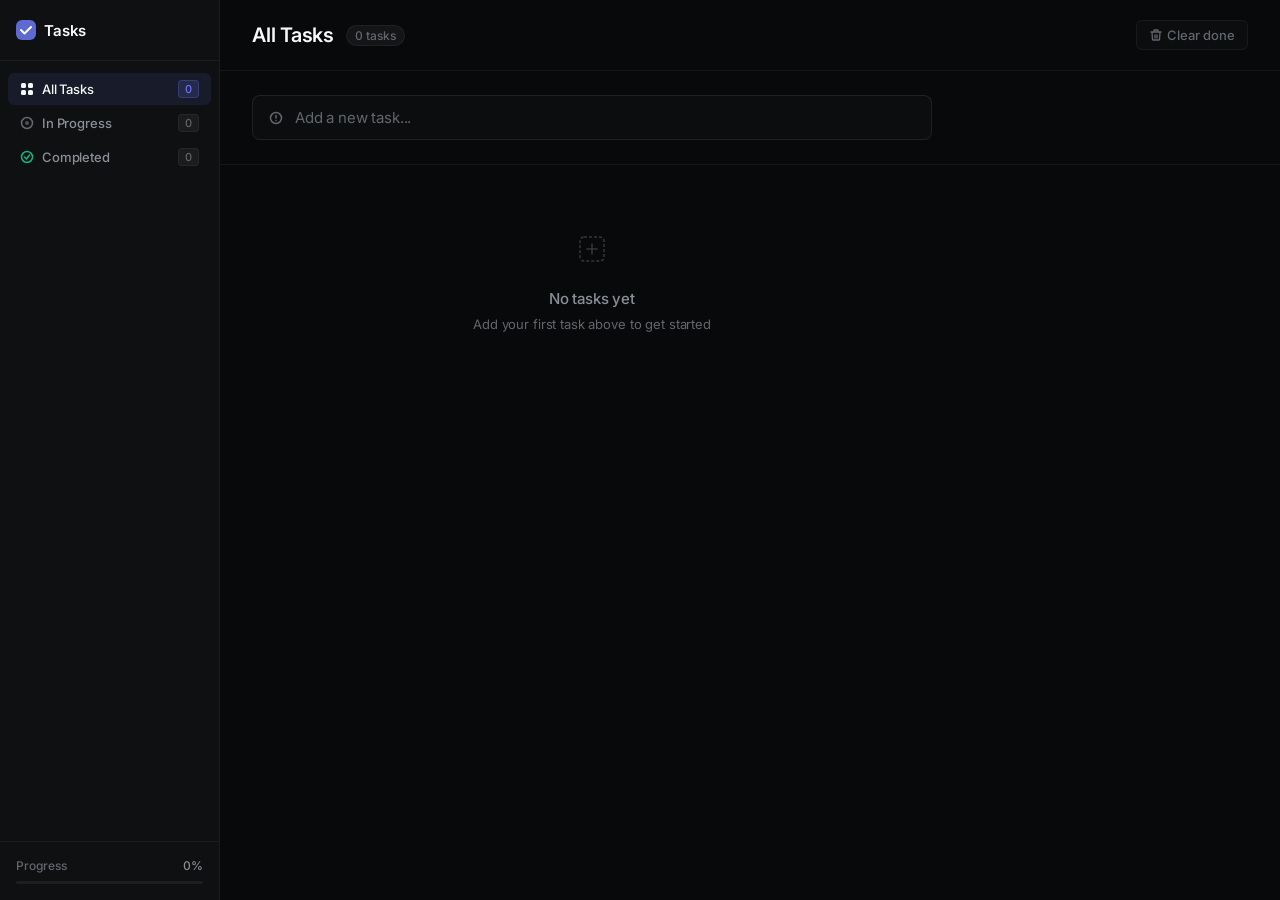
<file: todolist/index.html>
<!DOCTYPE html>
<html lang="en">
<head>
    <meta charset="UTF-8">
    <meta name="viewport" content="width=device-width, initial-scale=1.0">
    <title>Tasks — Stay focused</title>
    <link rel="preconnect" href="https://fonts.googleapis.com">
    <link rel="preconnect" href="https://fonts.gstatic.com" crossorigin>
    <link href="https://fonts.googleapis.com/css2?family=Inter:wght@300;400;500;600&display=swap" rel="stylesheet">
    <link rel="stylesheet" href="style.css">
</head>
<body>
    <div class="app">
        <!-- Sidebar -->
        <aside class="sidebar">
            <div class="sidebar-header">
                <div class="logo">
                    <svg width="20" height="20" viewBox="0 0 20 20" fill="none">
                        <rect width="20" height="20" rx="6" fill="#5e6ad2"/>
                        <path d="M5 10L8.5 13.5L15 7" stroke="white" stroke-width="2" stroke-linecap="round" stroke-linejoin="round"/>
                    </svg>
                    <span class="logo-text">Tasks</span>
                </div>
            </div>

            <nav class="sidebar-nav">
                <div class="nav-section">
                    <button class="nav-item active" data-filter="all">
                        <svg width="14" height="14" viewBox="0 0 14 14" fill="none">
                            <rect x="1" y="1" width="5" height="5" rx="1.5" fill="currentColor" opacity="0.7"/>
                            <rect x="8" y="1" width="5" height="5" rx="1.5" fill="currentColor" opacity="0.7"/>
                            <rect x="1" y="8" width="5" height="5" rx="1.5" fill="currentColor" opacity="0.7"/>
                            <rect x="8" y="8" width="5" height="5" rx="1.5" fill="currentColor" opacity="0.7"/>
                        </svg>
                        <span>All Tasks</span>
                        <span class="nav-count" id="allCount">0</span>
                    </button>
                    <button class="nav-item" data-filter="pending">
                        <svg width="14" height="14" viewBox="0 0 14 14" fill="none">
                            <circle cx="7" cy="7" r="5.5" stroke="currentColor" stroke-width="1.5" opacity="0.7"/>
                            <circle cx="7" cy="7" r="2" fill="currentColor" opacity="0.5"/>
                        </svg>
                        <span>In Progress</span>
                        <span class="nav-count" id="pendingCount">0</span>
                    </button>
                    <button class="nav-item" data-filter="completed">
                        <svg width="14" height="14" viewBox="0 0 14 14" fill="none">
                            <circle cx="7" cy="7" r="5.5" stroke="#10b981" stroke-width="1.5"/>
                            <path d="M4.5 7L6.5 9L9.5 5" stroke="#10b981" stroke-width="1.5" stroke-linecap="round" stroke-linejoin="round"/>
                        </svg>
                        <span>Completed</span>
                        <span class="nav-count" id="completedCount">0</span>
                    </button>
                </div>
            </nav>

            <div class="sidebar-footer">
                <div class="progress-section">
                    <div class="progress-label">
                        <span>Progress</span>
                        <span id="progressPercent">0%</span>
                    </div>
                    <div class="progress-bar">
                        <div class="progress-fill" id="progressFill"></div>
                    </div>
                </div>
            </div>
        </aside>

        <!-- Main Content -->
        <main class="main">
            <header class="main-header">
                <div class="header-left">
                    <h1 class="page-title" id="pageTitle">All Tasks</h1>
                    <span class="task-count-badge" id="taskCountBadge">0 tasks</span>
                </div>
                <div class="header-actions">
                    <button class="btn-ghost" id="clearCompletedBtn" title="Clear completed">
                        <svg width="14" height="14" viewBox="0 0 14 14" fill="none">
                            <path d="M2 4h10M5 4V2.5a.5.5 0 01.5-.5h3a.5.5 0 01.5.5V4M6 7v3M8 7v3M3 4l.5 7.5a.5.5 0 00.5.5h6a.5.5 0 00.5-.5L11 4" stroke="currentColor" stroke-width="1.3" stroke-linecap="round" stroke-linejoin="round"/>
                        </svg>
                        Clear done
                    </button>
                </div>
            </header>

            <!-- Input Area -->
            <div class="input-area">
                <div class="input-wrapper">
                    <div class="input-icon">
                        <svg width="14" height="14" viewBox="0 0 14 14" fill="none">
                            <circle cx="7" cy="7" r="5.5" stroke="currentColor" stroke-width="1.5"/>
                            <path d="M7 4.5V7M7 9.5h.01" stroke="currentColor" stroke-width="1.5" stroke-linecap="round"/>
                        </svg>
                    </div>
                    <input 
                        type="text" 
                        id="taskInput" 
                        placeholder="Add a new task..."
                        autocomplete="off"
                        spellcheck="false"
                    >
                    <div class="input-hint">
                        <kbd>↵</kbd> to add
                    </div>
                </div>
            </div>

            <!-- Task List -->
            <div class="task-list-container">
                <ul class="task-list" id="taskList">
                    <!-- Tasks rendered here -->
                </ul>

                <!-- Empty State -->
                <div class="empty-state" id="emptyState">
                    <div class="empty-icon">
                        <svg width="40" height="40" viewBox="0 0 40 40" fill="none">
                            <rect x="8" y="8" width="24" height="24" rx="4" stroke="currentColor" stroke-width="1.5" stroke-dasharray="3 2"/>
                            <path d="M15 20h10M20 15v10" stroke="currentColor" stroke-width="1.5" stroke-linecap="round"/>
                        </svg>
                    </div>
                    <p class="empty-title">No tasks yet</p>
                    <p class="empty-desc">Add your first task above to get started</p>
                </div>
            </div>
        </main>
    </div>

    <script src="script.js"></script>
</body>
</html>
</file>
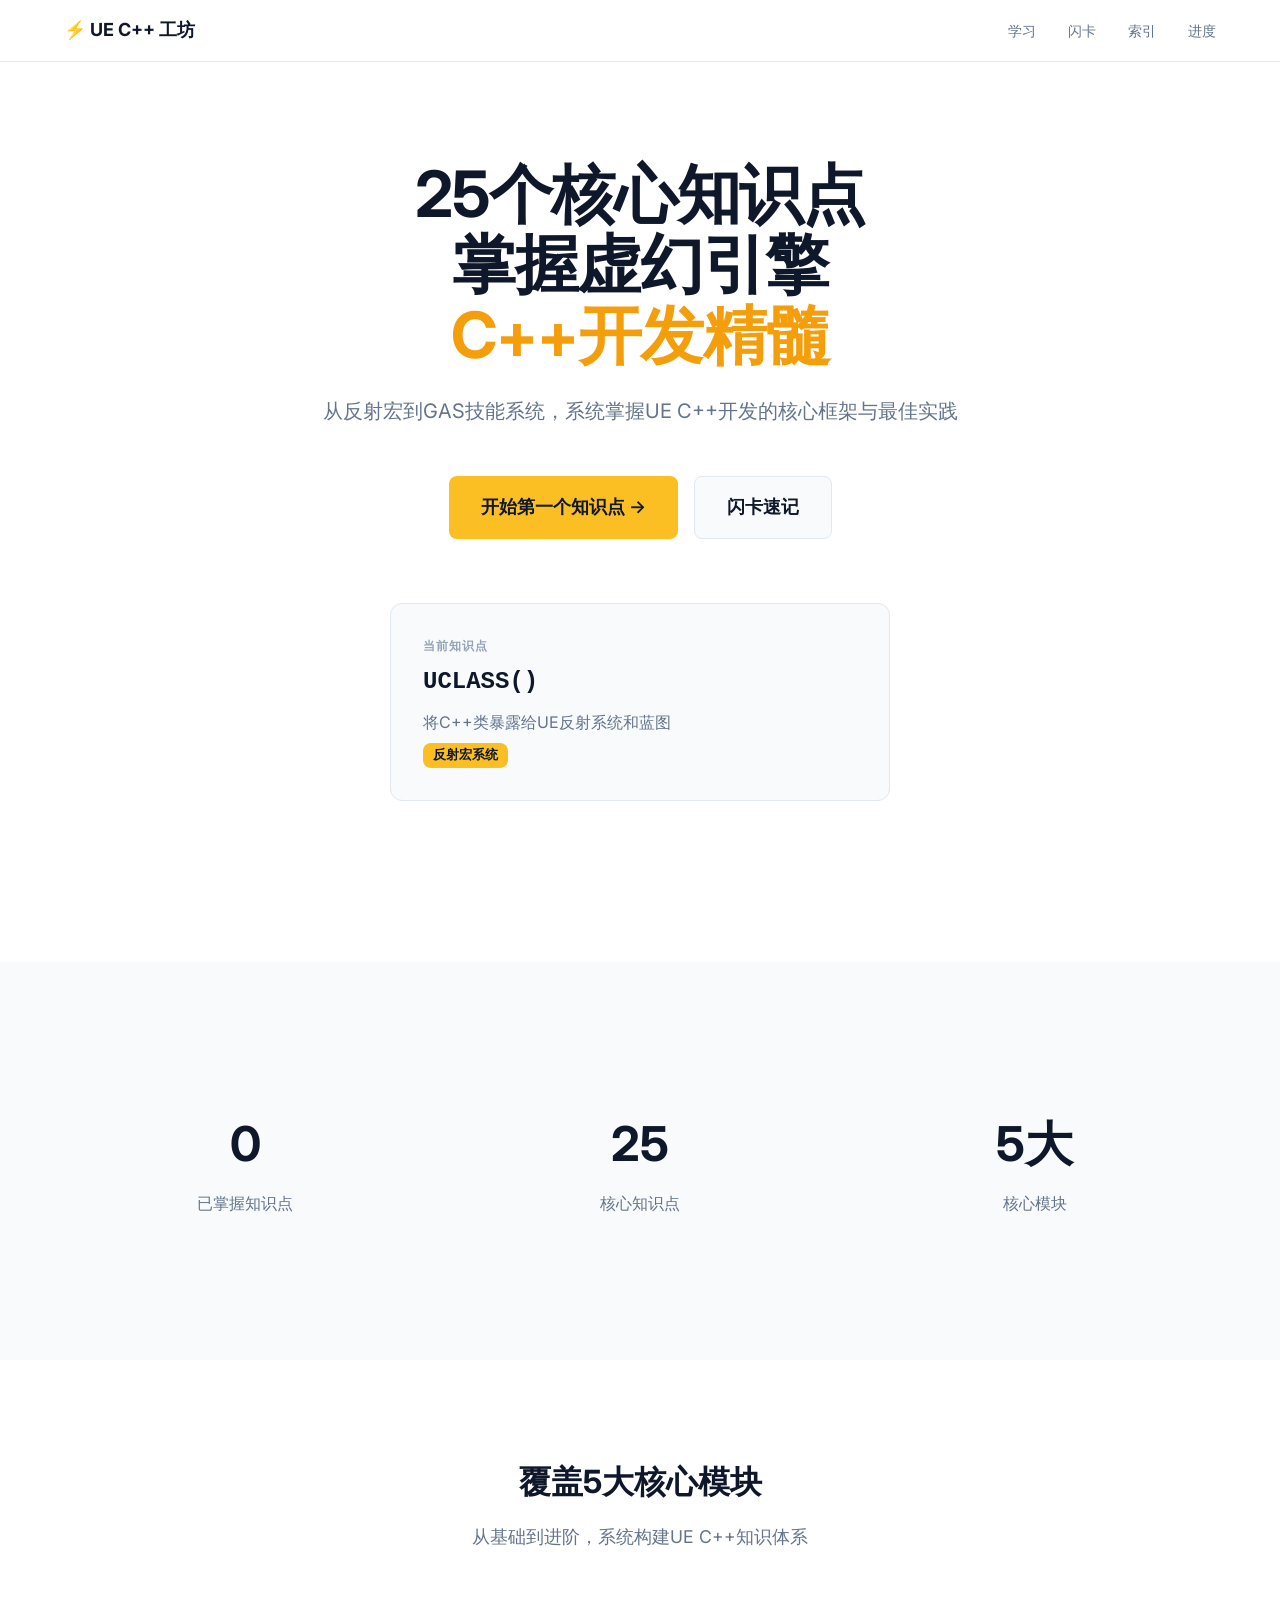
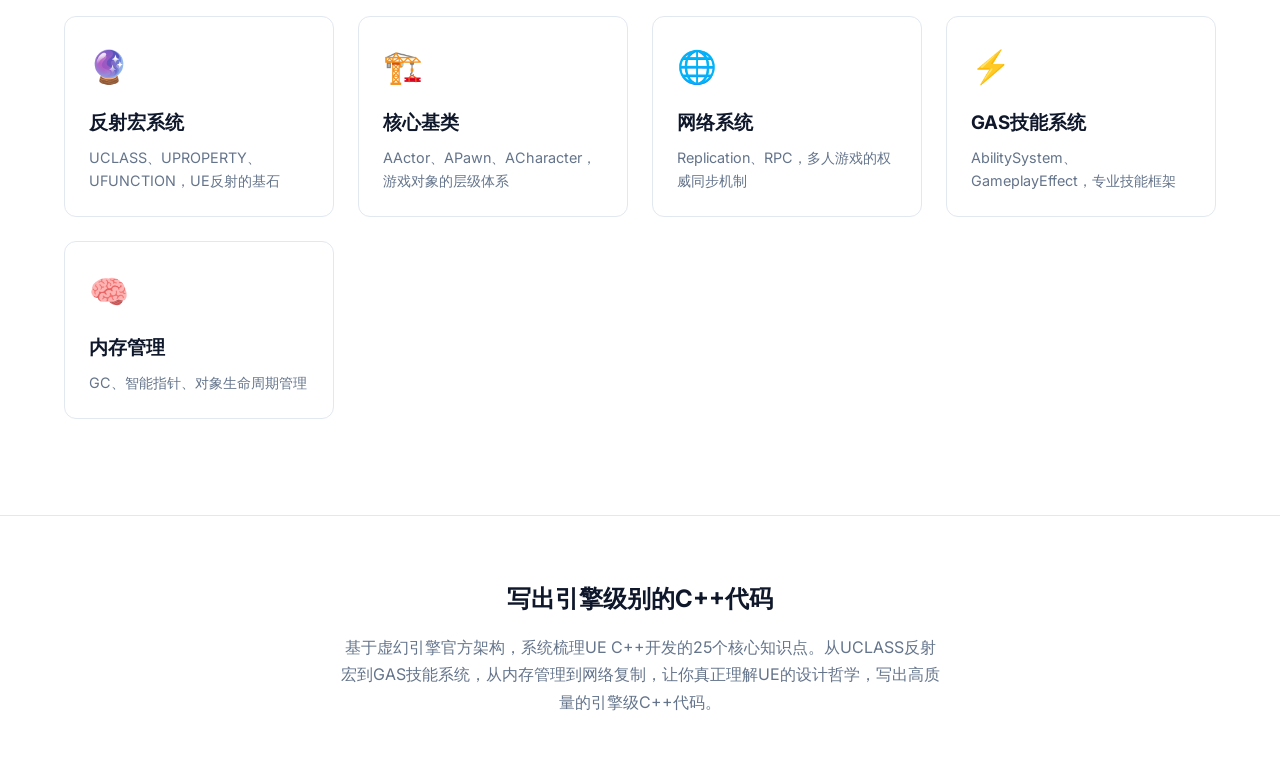
<file: uecpp-workshop/index.html>
<!DOCTYPE html>
<html lang="zh-CN">
<head>
  <meta charset="UTF-8">
  <meta name="viewport" content="width=device-width, initial-scale=1.0">
  <title>UE C++ 开发工坊</title>
  <meta name="description" content="基于虚幻引擎官方架构，系统梳理UE C++开发的25个核心知识点。从UCLASS反射宏到GAS技能系统，让你真正理解UE的设计哲学。">
  <meta name="keywords" content="UE C++,虚幻引擎,Unreal Engine,C++,游戏开发,学习">
  <meta name="author" content="UE C++ 开发工坊">
  <meta name="robots" content="index, follow">
  <meta property="og:title" content="UE C++ 开发工坊">
  <meta property="og:description" content="25个核心知识点，掌握虚幻引擎C++开发精髓">
  <meta property="og:type" content="website">
  <meta name="twitter:card" content="summary_large_image">
  <meta name="twitter:title" content="UE C++ 开发工坊">
  <link rel="icon" href="data:image/svg+xml,<svg xmlns='http://www.w3.org/2000/svg' viewBox='0 0 100 100'><text y='.9em' font-size='90'>⚡</text></svg>">
  <link rel="preconnect" href="https://fonts.googleapis.com">
  <link rel="preconnect" href="https://fonts.gstatic.com" crossorigin>
  <link href="https://fonts.googleapis.com/css2?family=Inter:wght@300;400;500;600;700&display=swap" rel="stylesheet">
  <link rel="stylesheet" href="css/minimal.css">
</head>
<body>

<nav class="nav">
  <div class="nav-container">
    <a href="/" class="nav-brand">⚡ UE C++ 工坊</a>
    <div class="nav-links">
      <a href="learn.html" class="nav-link">学习</a>
      <a href="flashcard.html" class="nav-link">闪卡</a>
      <a href="roots.html" class="nav-link">索引</a>
      <a href="progress.html" class="nav-link">进度</a>
    </div>
  </div>
</nav>

<main>
  <!-- Hero -->
  <section class="hero">
    <div class="container">
      <div class="hero-content">
        <h1 class="hero-title">
          25个核心知识点<br>
          掌握虚幻引擎<br>
          <span class="highlight">C++开发精髓</span>
        </h1>
        <p class="hero-subtitle">
          从反射宏到GAS技能系统，系统掌握UE C++开发的核心框架与最佳实践
        </p>
        <div class="hero-cta">
          <a href="learn.html" class="btn btn-primary btn-large">开始第一个知识点 →</a>
          <a href="flashcard.html" class="btn btn-secondary btn-large">闪卡速记</a>
        </div>

        <!-- Demo Animation -->
        <div class="demo-container">
          <div class="demo-card">
            <div class="demo-label">当前知识点</div>
            <div class="demo-word" id="demoWord">UCLASS()</div>
            <div class="demo-meaning" id="demoMeaning">将C++类暴露给UE反射系统和蓝图</div>
            <span class="demo-origin" id="demoOrigin">反射宏系统</span>
          </div>
        </div>
      </div>
    </div>
  </section>

  <!-- Stats -->
  <section class="stats-section">
    <div class="container-wide">
      <div class="stat-grid">
        <div class="stat-card">
          <div class="stat-value" id="statMastered">0</div>
          <div class="stat-label">已掌握知识点</div>
        </div>
        <div class="stat-card">
          <div class="stat-value">25</div>
          <div class="stat-label">核心知识点</div>
        </div>
        <div class="stat-card">
          <div class="stat-value">5大</div>
          <div class="stat-label">核心模块</div>
        </div>
      </div>
    </div>
  </section>

  <!-- Features -->
  <section style="padding: var(--space-4xl) 0;">
    <div class="container-wide">
      <div style="text-align:center; margin-bottom: var(--space-3xl);">
        <h2 style="font-size:2rem; font-weight:700; margin-bottom:var(--space-md);">覆盖5大核心模块</h2>
        <p style="color:var(--color-text-secondary); font-size:1.1rem;">从基础到进阶，系统构建UE C++知识体系</p>
      </div>
      <div style="display:grid; grid-template-columns:repeat(auto-fill,minmax(220px,1fr)); gap:var(--space-lg);">
        <div class="card">
          <div style="font-size:2rem; margin-bottom:var(--space-md);">🔮</div>
          <h3 style="font-weight:700; margin-bottom:var(--space-sm);">反射宏系统</h3>
          <p style="color:var(--color-text-secondary); font-size:0.9rem;">UCLASS、UPROPERTY、UFUNCTION，UE反射的基石</p>
        </div>
        <div class="card">
          <div style="font-size:2rem; margin-bottom:var(--space-md);">🏗️</div>
          <h3 style="font-weight:700; margin-bottom:var(--space-sm);">核心基类</h3>
          <p style="color:var(--color-text-secondary); font-size:0.9rem;">AActor、APawn、ACharacter，游戏对象的层级体系</p>
        </div>
        <div class="card">
          <div style="font-size:2rem; margin-bottom:var(--space-md);">🌐</div>
          <h3 style="font-weight:700; margin-bottom:var(--space-sm);">网络系统</h3>
          <p style="color:var(--color-text-secondary); font-size:0.9rem;">Replication、RPC，多人游戏的权威同步机制</p>
        </div>
        <div class="card">
          <div style="font-size:2rem; margin-bottom:var(--space-md);">⚡</div>
          <h3 style="font-weight:700; margin-bottom:var(--space-sm);">GAS技能系统</h3>
          <p style="color:var(--color-text-secondary); font-size:0.9rem;">AbilitySystem、GameplayEffect，专业技能框架</p>
        </div>
        <div class="card">
          <div style="font-size:2rem; margin-bottom:var(--space-md);">🧠</div>
          <h3 style="font-weight:700; margin-bottom:var(--space-sm);">内存管理</h3>
          <p style="color:var(--color-text-secondary); font-size:0.9rem;">GC、智能指针、对象生命周期管理</p>
        </div>
      </div>
    </div>
  </section>

  <!-- Footer -->
  <footer class="footer">
    <div class="container">
      <div class="footer-tagline">写出引擎级别的C++代码</div>
      <p class="footer-desc">
        基于虚幻引擎官方架构，系统梳理UE C++开发的25个核心知识点。从UCLASS反射宏到GAS技能系统，从内存管理到网络复制，让你真正理解UE的设计哲学，写出高质量的引擎级C++代码。
      </p>
    </div>
  </footer>
</main>

<script src="js/wordData.js"></script>
<script src="js/siteConfig.js"></script>
<script src="js/storage.js"></script>
<script>
  // Demo animation
  const demoItems = WordRoots.slice(0, 5);
  let demoIndex = 0;

  function updateDemo() {
    const item = demoItems[demoIndex];
    const wordEl = document.getElementById('demoWord');
    const meaningEl = document.getElementById('demoMeaning');
    const originEl = document.getElementById('demoOrigin');
    if (wordEl) wordEl.textContent = item.root;
    if (meaningEl) meaningEl.textContent = item.meaning;
    if (originEl) originEl.textContent = item.origin;
    demoIndex = (demoIndex + 1) % demoItems.length;
  }

  updateDemo();
  setInterval(updateDemo, 3500);

  // Update mastered count
  try {
    const progress = StorageManager.getProgress();
    const el = document.getElementById('statMastered');
    if (el) el.textContent = progress.masteredRoots.length;
  } catch(e) {
    console.warn('Failed to load progress stats', e);
  }
</script>
</body>
</html>
</file>
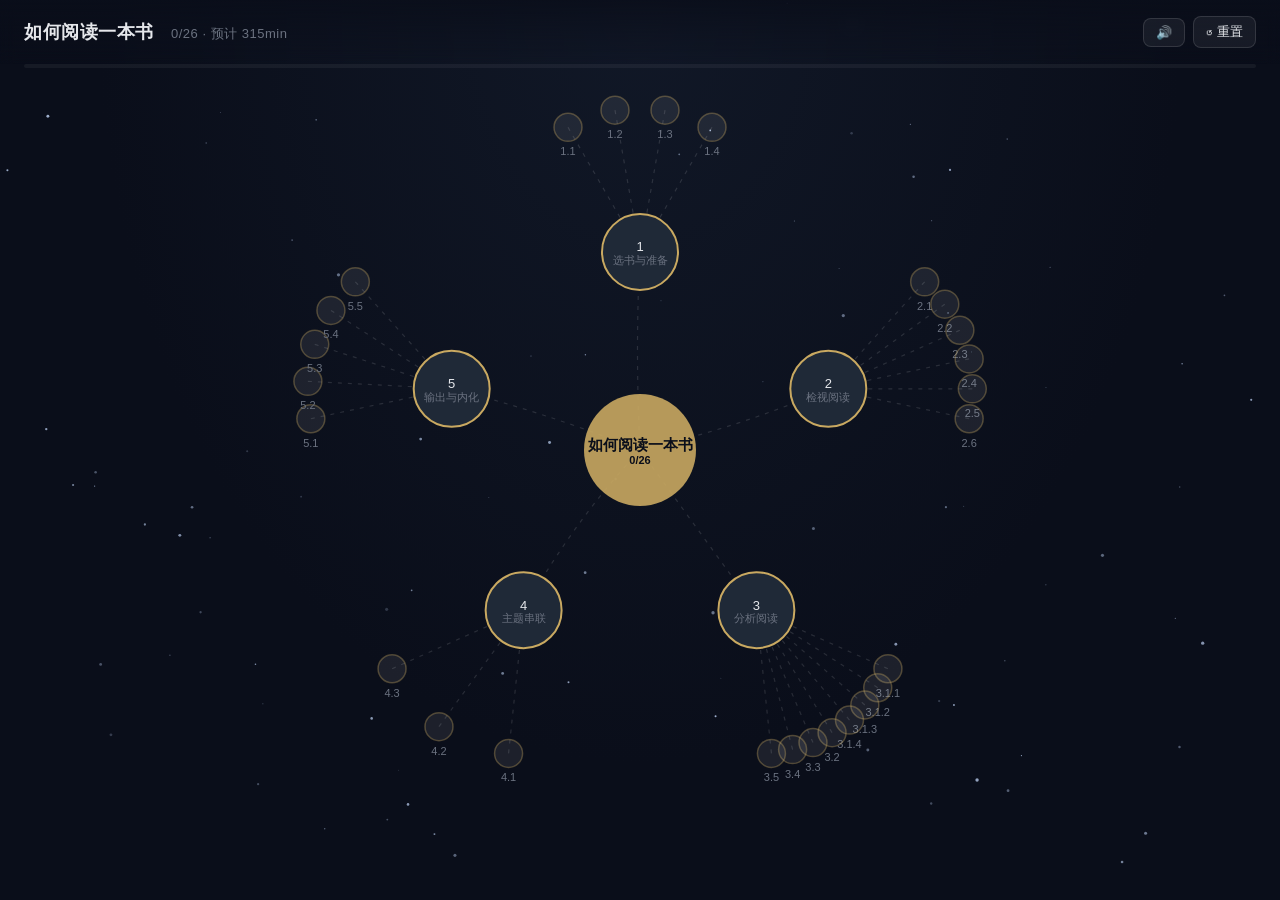
<file: todolist/task-如何阅读一本书-20260529.html>
<!DOCTYPE html>
<html lang="zh-CN">
<head>
<meta charset="UTF-8" />
<meta name="viewport" content="width=device-width, initial-scale=1.0" />
<title>如何阅读一本书 · 任务地图</title>
<style>
  :root {
    --accent: #c9a961;
    --accent-soft: color-mix(in srgb, var(--accent) 35%, transparent);
    --bg-0: #0a0e1a;
    --bg-1: #111827;
    --bg-2: #1f2937;
    --fg-0: #e5e7eb;
    --fg-1: #9ca3af;
    --fg-2: #6b7280;
    --ok: #34d399;
    --warn: #fbbf24;
    --line: rgba(255, 255, 255, 0.12);
  }
  * { box-sizing: border-box; margin: 0; padding: 0; }
  html, body { width: 100%; height: 100%; overflow: hidden; }
  body {
    font-family: -apple-system, BlinkMacSystemFont, "Segoe UI", "PingFang SC",
      "Hiragino Sans GB", "Microsoft YaHei", sans-serif;
    background: radial-gradient(ellipse at top, var(--bg-1) 0%, var(--bg-0) 60%);
    color: var(--fg-0);
    user-select: none;
  }

  #stars {
    position: fixed;
    inset: 0;
    z-index: 0;
    pointer-events: none;
  }

  .hud {
    position: fixed;
    top: 0; left: 0; right: 0;
    padding: 16px 24px;
    display: flex;
    align-items: center;
    justify-content: space-between;
    z-index: 10;
    background: linear-gradient(180deg, rgba(10,14,26,0.85) 0%, transparent 100%);
    backdrop-filter: blur(8px);
  }
  .hud-title {
    font-size: 18px;
    font-weight: 600;
    letter-spacing: 0.5px;
  }
  .hud-title .meta { color: var(--fg-2); font-weight: 400; margin-left: 12px; font-size: 13px; }
  .hud-actions { display: flex; gap: 8px; align-items: center; }
  .btn {
    background: rgba(255,255,255,0.06);
    border: 1px solid var(--line);
    color: var(--fg-0);
    padding: 6px 12px;
    border-radius: 8px;
    cursor: pointer;
    font-size: 13px;
    transition: all 0.2s;
  }
  .btn:hover { background: rgba(255,255,255,0.12); border-color: var(--accent-soft); }

  .progress-bar {
    position: fixed;
    top: 64px; left: 24px; right: 24px;
    height: 4px;
    background: rgba(255,255,255,0.05);
    border-radius: 999px;
    overflow: hidden;
    z-index: 9;
  }
  .progress-fill {
    height: 100%;
    width: 0;
    background: linear-gradient(90deg, var(--accent), color-mix(in srgb, var(--accent) 50%, white));
    border-radius: 999px;
    transition: width 0.5s cubic-bezier(0.4, 0, 0.2, 1);
    box-shadow: 0 0 12px var(--accent-soft);
  }

  .view {
    position: fixed;
    inset: 0;
    z-index: 1;
    opacity: 0;
    pointer-events: none;
    transition: opacity 0.4s, transform 0.4s;
  }
  .view.active {
    opacity: 1;
    pointer-events: auto;
  }
  .view.fade-out { transform: scale(0.96); }
  .view.fade-in  { transform: scale(1); }

  #global-svg {
    width: 100%;
    height: 100%;
    display: block;
  }
  .node-circle {
    cursor: pointer;
    transition: filter 0.2s, transform 0.2s;
    transform-box: fill-box;
    transform-origin: center;
  }
  .node-circle:hover { filter: brightness(1.4) drop-shadow(0 0 12px var(--accent)); transform: scale(1.08); }
  .node-label {
    pointer-events: none;
    fill: var(--fg-0);
    font-size: 13px;
    text-anchor: middle;
    dominant-baseline: middle;
  }
  .node-sub {
    pointer-events: none;
    fill: var(--fg-2);
    font-size: 11px;
    text-anchor: middle;
  }
  .root-node { animation: rootPulse 2.4s ease-in-out infinite; }
  @keyframes rootPulse {
    0%, 100% { filter: drop-shadow(0 0 8px var(--accent)); }
    50%      { filter: drop-shadow(0 0 22px var(--accent)); }
  }
  .edge-line {
    stroke: var(--line);
    stroke-width: 1.2;
    fill: none;
    stroke-dasharray: 4 6;
    animation: dashFlow 18s linear infinite;
  }
  @keyframes dashFlow {
    to { stroke-dashoffset: -200; }
  }

  .focus-wrap {
    width: 100%;
    height: 100%;
    overflow-y: auto;
    padding: 110px 32px 60px;
  }
  .focus-header {
    max-width: 760px;
    margin: 0 auto 28px;
  }
  .focus-back {
    background: none;
    border: none;
    color: var(--fg-1);
    cursor: pointer;
    font-size: 14px;
    padding: 8px 0;
    margin-bottom: 12px;
  }
  .focus-back:hover { color: var(--accent); }
  .focus-title {
    font-size: 32px;
    font-weight: 700;
    letter-spacing: 0.5px;
    margin-bottom: 8px;
  }
  .focus-sub { color: var(--fg-1); font-size: 14px; }

  .card-list {
    max-width: 760px;
    margin: 0 auto;
    display: flex;
    flex-direction: column;
    gap: 12px;
  }
  .card {
    position: relative;
    background: linear-gradient(135deg, rgba(255,255,255,0.04), rgba(255,255,255,0.02));
    border: 1px solid var(--line);
    border-radius: 12px;
    padding: 18px 20px 18px 64px;
    transition: all 0.25s;
    overflow: hidden;
  }
  .card:hover {
    border-color: var(--accent-soft);
    transform: translateX(4px);
    box-shadow: 0 4px 24px rgba(0,0,0,0.25);
  }
  .card.done {
    opacity: 0.55;
  }
  .card.done .card-text {
    text-decoration: line-through;
    color: var(--fg-2);
  }
  .card-checkbox {
    position: absolute;
    left: 18px;
    top: 50%;
    transform: translateY(-50%);
    width: 28px;
    height: 28px;
    border: 2px solid var(--fg-2);
    border-radius: 8px;
    cursor: pointer;
    display: flex;
    align-items: center;
    justify-content: center;
    transition: all 0.2s;
    background: transparent;
  }
  .card-checkbox:hover { border-color: var(--accent); }
  .card.done .card-checkbox {
    background: var(--accent);
    border-color: var(--accent);
  }
  .card-checkbox svg {
    width: 16px;
    height: 16px;
    opacity: 0;
    transition: opacity 0.2s;
  }
  .card.done .card-checkbox svg { opacity: 1; }
  .card-id {
    display: inline-block;
    font-size: 11px;
    color: var(--accent);
    font-weight: 600;
    margin-bottom: 4px;
    letter-spacing: 0.5px;
  }
  .card-text {
    font-size: 16px;
    line-height: 1.5;
    color: var(--fg-0);
  }
  .card-min {
    position: absolute;
    right: 20px;
    top: 50%;
    transform: translateY(-50%);
    font-size: 12px;
    color: var(--fg-2);
    background: rgba(255,255,255,0.04);
    padding: 4px 10px;
    border-radius: 999px;
    border: 1px solid var(--line);
  }

  #fx-canvas {
    position: fixed;
    inset: 0;
    z-index: 99;
    pointer-events: none;
  }

  .victory {
    position: fixed;
    top: 50%; left: 50%;
    transform: translate(-50%, -50%) scale(0.6);
    background: linear-gradient(135deg, var(--accent), color-mix(in srgb, var(--accent) 60%, white));
    color: #0a0e1a;
    padding: 24px 48px;
    border-radius: 16px;
    font-size: 28px;
    font-weight: 800;
    z-index: 1000;
    opacity: 0;
    pointer-events: none;
    transition: opacity 0.5s, transform 0.5s cubic-bezier(0.34, 1.56, 0.64, 1);
    box-shadow: 0 20px 60px rgba(0,0,0,0.5);
  }
  .victory.show {
    opacity: 1;
    transform: translate(-50%, -50%) scale(1);
  }

  ::-webkit-scrollbar { width: 6px; }
  ::-webkit-scrollbar-thumb { background: var(--line); border-radius: 3px; }
</style>
</head>
<body>

<canvas id="stars"></canvas>

<div class="hud">
  <div class="hud-title">
    <span id="hud-task-title">如何阅读一本书</span>
    <span class="meta" id="hud-meta"></span>
  </div>
  <div class="hud-actions">
    <button class="btn" id="btn-sound" title="切换音效">🔊</button>
    <button class="btn" id="btn-reset" title="重置勾选状态">↺ 重置</button>
  </div>
</div>

<div class="progress-bar"><div class="progress-fill" id="progress-fill"></div></div>

<div class="view active fade-in" id="view-global">
  <svg id="global-svg" xmlns="http://www.w3.org/2000/svg"></svg>
</div>

<div class="view" id="view-focus">
  <div class="focus-wrap">
    <div class="focus-header">
      <button class="focus-back" id="btn-back">← 返回全局地图</button>
      <div class="focus-title" id="focus-title"></div>
      <div class="focus-sub" id="focus-sub"></div>
    </div>
    <div class="card-list" id="card-list"></div>
  </div>
</div>

<canvas id="fx-canvas"></canvas>

<div class="victory" id="victory">🎉 全部完成！</div>

<script id="task-data" type="application/json">
{
  "title": "如何阅读一本书",
  "goal": "从一本书中真正吸收作者的核心观点和论证，并能用自己的话复述、应用，而不是\"翻完了\"。",
  "totalMin": 315,
  "deliverable": "一份个人读书笔记（含一句话主旨、章节结构图、重点摘录、3 条行动启发）",
  "phases": [
    {
      "id": "1",
      "name": "选书与准备",
      "items": [
        { "id": "1.1", "text": "在书架/微信读书/Kindle 里挑出此次要读的那一本，写下书名+作者", "min": 3, "isLeaf": true },
        { "id": "1.2", "text": "用一句话写下\"我为什么读这本书\"（解决什么问题/学什么）", "min": 5, "isLeaf": true },
        { "id": "1.3", "text": "准备好笔记载体（新建一个 Notion/Obsidian 页面或一本纸质本，命名为书名）", "min": 3, "isLeaf": true },
        { "id": "1.4", "text": "设定本次阅读的截止时间（比如 7 天内读完）", "min": 2, "isLeaf": true }
      ]
    },
    {
      "id": "2",
      "name": "检视阅读",
      "items": [
        { "id": "2.1", "text": "读封面、腰封、作者简介，记下作者背景关键词", "min": 5, "isLeaf": true },
        { "id": "2.2", "text": "读目录，把章节标题抄到笔记里，标出最感兴趣的 3 章", "min": 10, "isLeaf": true },
        { "id": "2.3", "text": "读序言/前言/译者序，记录作者自述的\"本书要解决什么问题\"", "min": 10, "isLeaf": true },
        { "id": "2.4", "text": "翻最后一章/结语，瞄一眼作者最终结论", "min": 8, "isLeaf": true },
        { "id": "2.5", "text": "随机翻 5~10 页正文，感受写作密度，决定阅读节奏（粗读还是精读）", "min": 7, "isLeaf": true },
        { "id": "2.6", "text": "在笔记顶部写下 3 个你想从这本书得到答案的问题", "min": 5, "isLeaf": true }
      ]
    },
    {
      "id": "3",
      "name": "分析阅读",
      "items": [
        { "id": "3.1.1", "text": "读完一章后，合上书，用 3 句话复述本章主旨", "min": 10, "isLeaf": true },
        { "id": "3.1.2", "text": "把本章关键概念/术语写到笔记，每个用自己的话定义", "min": 10, "isLeaf": true },
        { "id": "3.1.3", "text": "摘录 1~3 句最打动你的原文，注明页码", "min": 7, "isLeaf": true },
        { "id": "3.1.4", "text": "在页边空白写一个\"对我有什么用\"的小注", "min": 5, "isLeaf": true },
        { "id": "3.2", "text": "每读完 2~3 章，用一张图（思维导图/手绘）画出当前的全书结构", "min": 15, "isLeaf": true },
        { "id": "3.3", "text": "读到反对/疑惑的地方，立刻在笔记里写\"我不同意，因为…\"", "min": 10, "isLeaf": true },
        { "id": "3.4", "text": "全书读完后，用一句话写出作者的核心主张（≤30字）", "min": 10, "isLeaf": true },
        { "id": "3.5", "text": "列出作者用来支撑核心主张的 3~5 个主要论据", "min": 15, "isLeaf": true }
      ]
    },
    {
      "id": "4",
      "name": "主题串联",
      "items": [
        { "id": "4.1", "text": "写下你之前读过/听过的、与本书观点相似的 1~2 个来源", "min": 10, "isLeaf": true },
        { "id": "4.2", "text": "写下与本书观点相反的 1 个来源或反例", "min": 10, "isLeaf": true },
        { "id": "4.3", "text": "用一段话（5~8 句）回答开篇写下的那 3 个问题", "min": 15, "isLeaf": true }
      ]
    },
    {
      "id": "5",
      "name": "输出与内化",
      "items": [
        { "id": "5.1", "text": "写一段 200~300 字的\"一句话推荐+亮点摘要\"（朋友能看懂的程度）", "min": 15, "isLeaf": true },
        { "id": "5.2", "text": "提炼出 3 条可立即应用到生活/工作的行动建议", "min": 12, "isLeaf": true },
        { "id": "5.3", "text": "选其中 1 条最容易做的行动，今天或明天就执行一次", "min": 15, "isLeaf": true },
        { "id": "5.4", "text": "在日历上设定一个\"30 天后回顾\"的提醒", "min": 3, "isLeaf": true },
        { "id": "5.5", "text": "给本书打分（1~10）并写下\"是否推荐 / 推荐给谁\"", "min": 5, "isLeaf": true }
      ]
    }
  ],
  "firstStep": "1.1 打开你想读的那本书，把书名+作者写到笔记第一行。",
  "deps": [
    "必须先做 1.x 再开始 2.x（没准备好笔记载体精读会偷懒）",
    "2.x 完成后再做 3.x（先看骨架再精读，效率高一倍）",
    "3.x 全部完成后再做 4.x（必须读完整本才能串联）",
    "5.x 在 4.x 之后做，但 5.3「立刻执行」可以并行启动"
  ]
}
</script>

<script>
(() => {
  const data = JSON.parse(document.getElementById('task-data').textContent);
  const STORAGE_KEY = 'task-breakdown::' + (data.title || 'untitled');

  const allLeaves = [];
  function collectLeaves(items, parentPhaseId) {
    items.forEach(it => {
      if (it.isLeaf) {
        allLeaves.push({ ...it, phaseId: parentPhaseId });
      } else if (it.children) {
        collectLeaves(it.children, parentPhaseId);
      }
    });
  }
  data.phases.forEach(p => collectLeaves(p.items, p.id));

  let state = {};
  try { state = JSON.parse(localStorage.getItem(STORAGE_KEY) || '{}'); } catch(e) { state = {}; }
  function saveState() {
    try { localStorage.setItem(STORAGE_KEY, JSON.stringify(state)); } catch(e) {}
  }

  let audioCtx = null;
  let soundOn = true;
  function ensureAudio() {
    if (!audioCtx) {
      try { audioCtx = new (window.AudioContext || window.webkitAudioContext)(); }
      catch(e) { soundOn = false; }
    }
    if (audioCtx && audioCtx.state === 'suspended') audioCtx.resume();
  }
  function tone({ freq = 600, type = 'sine', dur = 0.1, vol = 0.15, slideTo = null, delay = 0 }) {
    if (!soundOn) return;
    ensureAudio();
    if (!audioCtx) return;
    const t0 = audioCtx.currentTime + delay;
    const osc = audioCtx.createOscillator();
    const gain = audioCtx.createGain();
    osc.type = type;
    osc.frequency.setValueAtTime(freq, t0);
    if (slideTo !== null) osc.frequency.exponentialRampToValueAtTime(slideTo, t0 + dur);
    gain.gain.setValueAtTime(0, t0);
    gain.gain.linearRampToValueAtTime(vol, t0 + 0.005);
    gain.gain.exponentialRampToValueAtTime(0.0001, t0 + dur);
    osc.connect(gain); gain.connect(audioCtx.destination);
    osc.start(t0); osc.stop(t0 + dur + 0.02);
  }
  function noiseBurst({ dur = 0.18, vol = 0.08 }) {
    if (!soundOn) return;
    ensureAudio();
    if (!audioCtx) return;
    const buf = audioCtx.createBuffer(1, audioCtx.sampleRate * dur, audioCtx.sampleRate);
    const ch = buf.getChannelData(0);
    for (let i = 0; i < ch.length; i++) ch[i] = (Math.random() * 2 - 1) * (1 - i / ch.length);
    const src = audioCtx.createBufferSource();
    src.buffer = buf;
    const filter = audioCtx.createBiquadFilter();
    filter.type = 'lowpass'; filter.frequency.value = 800;
    const gain = audioCtx.createGain();
    gain.gain.value = vol;
    src.connect(filter); filter.connect(gain); gain.connect(audioCtx.destination);
    src.start();
  }
  const SFX = {
    hover:   () => tone({ freq: 800, type: 'sine', dur: 0.05, vol: 0.06 }),
    enter:   () => tone({ freq: 600, type: 'triangle', dur: 0.15, vol: 0.12, slideTo: 1200 }),
    back:    () => noiseBurst({ dur: 0.2, vol: 0.06 }),
    check:   () => {
      tone({ freq: 523.25, type: 'sine', dur: 0.08, vol: 0.12 });
      tone({ freq: 659.25, type: 'sine', dur: 0.08, vol: 0.12, delay: 0.08 });
      tone({ freq: 783.99, type: 'sine', dur: 0.12, vol: 0.14, delay: 0.16 });
    },
    uncheck: () => tone({ freq: 400, type: 'sine', dur: 0.1, vol: 0.1, slideTo: 200 }),
    victory: () => {
      const notes = [523.25, 659.25, 783.99, 1046.50, 1318.51];
      notes.forEach((f, i) => tone({ freq: f, type: 'triangle', dur: 0.18, vol: 0.16, delay: i * 0.1 }));
    },
  };

  const starsCanvas = document.getElementById('stars');
  const starsCtx = starsCanvas.getContext('2d');
  let stars = [];
  function resizeStars() {
    starsCanvas.width = window.innerWidth;
    starsCanvas.height = window.innerHeight;
    stars = Array.from({ length: 90 }, () => ({
      x: Math.random() * starsCanvas.width,
      y: Math.random() * starsCanvas.height,
      r: Math.random() * 1.4 + 0.3,
      vx: (Math.random() - 0.5) * 0.08,
      vy: (Math.random() - 0.5) * 0.08,
      a: Math.random() * 0.6 + 0.2,
    }));
  }
  function drawStars() {
    starsCtx.clearRect(0, 0, starsCanvas.width, starsCanvas.height);
    stars.forEach(s => {
      s.x += s.vx; s.y += s.vy;
      if (s.x < 0) s.x = starsCanvas.width;  if (s.x > starsCanvas.width) s.x = 0;
      if (s.y < 0) s.y = starsCanvas.height; if (s.y > starsCanvas.height) s.y = 0;
      starsCtx.beginPath();
      starsCtx.fillStyle = `rgba(200, 220, 255, ${s.a})`;
      starsCtx.arc(s.x, s.y, s.r, 0, Math.PI * 2);
      starsCtx.fill();
    });
    requestAnimationFrame(drawStars);
  }
  resizeStars();
  drawStars();
  window.addEventListener('resize', resizeStars);

  const fxCanvas = document.getElementById('fx-canvas');
  const fxCtx = fxCanvas.getContext('2d');
  let particles = [];
  function resizeFx() { fxCanvas.width = window.innerWidth; fxCanvas.height = window.innerHeight; }
  resizeFx();
  window.addEventListener('resize', resizeFx);

  function spawnParticles(x, y, count = 24, color = null) {
    const accent = getComputedStyle(document.documentElement).getPropertyValue('--accent').trim() || '#34d399';
    for (let i = 0; i < count; i++) {
      const ang = Math.random() * Math.PI * 2;
      const speed = Math.random() * 4 + 2;
      particles.push({
        x, y,
        vx: Math.cos(ang) * speed,
        vy: Math.sin(ang) * speed,
        life: 1,
        decay: Math.random() * 0.02 + 0.015,
        size: Math.random() * 3 + 2,
        color: color || accent,
      });
    }
  }
  function spawnFireworks() {
    const cx = window.innerWidth / 2;
    const cy = window.innerHeight / 2;
    for (let k = 0; k < 6; k++) {
      setTimeout(() => {
        const x = cx + (Math.random() - 0.5) * 400;
        const y = cy + (Math.random() - 0.5) * 200;
        spawnParticles(x, y, 50);
      }, k * 200);
    }
  }
  function tickFx() {
    fxCtx.clearRect(0, 0, fxCanvas.width, fxCanvas.height);
    particles = particles.filter(p => p.life > 0);
    particles.forEach(p => {
      p.x += p.vx; p.y += p.vy;
      p.vy += 0.08;
      p.life -= p.decay;
      fxCtx.globalAlpha = Math.max(p.life, 0);
      fxCtx.fillStyle = p.color;
      fxCtx.beginPath();
      fxCtx.arc(p.x, p.y, p.size, 0, Math.PI * 2);
      fxCtx.fill();
    });
    fxCtx.globalAlpha = 1;
    requestAnimationFrame(tickFx);
  }
  tickFx();

  const svg = document.getElementById('global-svg');
  const SVG_NS = 'http://www.w3.org/2000/svg';

  function renderGlobal() {
    svg.innerHTML = '';
    const W = window.innerWidth;
    const H = window.innerHeight;
    svg.setAttribute('viewBox', `0 0 ${W} ${H}`);

    const cx = W / 2;
    const cy = H / 2;

    const rootR = 56;
    const phases = data.phases;
    const phaseR = 38;
    const phaseRadius = Math.min(W, H) * 0.22;
    const leafR = 14;
    const leafSpread = Math.min(W, H) * 0.16;

    const total = allLeaves.length;
    const done = allLeaves.filter(l => state[l.id]).length;

    phases.forEach((phase, i) => {
      const ang = (i / phases.length) * Math.PI * 2 - Math.PI / 2;
      const px = cx + Math.cos(ang) * phaseRadius;
      const py = cy + Math.sin(ang) * phaseRadius;
      const line = document.createElementNS(SVG_NS, 'path');
      line.setAttribute('class', 'edge-line');
      line.setAttribute('d', `M${cx},${cy} Q${(cx+px)/2 + (Math.random()-0.5)*20},${(cy+py)/2 + (Math.random()-0.5)*20} ${px},${py}`);
      svg.appendChild(line);
      phase._x = px; phase._y = py; phase._ang = ang;
    });

    phases.forEach((phase, i) => {
      const leaves = [];
      function gather(items) {
        items.forEach(it => {
          if (it.isLeaf) leaves.push(it);
          else if (it.children) gather(it.children);
        });
      }
      gather(phase.items);

      const n = leaves.length;
      leaves.forEach((leaf, j) => {
        const baseAng = phase._ang;
        const spreadAng = (Math.PI / 3) * (n > 1 ? (j / (n - 1) - 0.5) : 0);
        const ang = baseAng + spreadAng;
        const lx = phase._x + Math.cos(ang) * leafSpread;
        const ly = phase._y + Math.sin(ang) * leafSpread;
        leaf._x = lx; leaf._y = ly;

        const line = document.createElementNS(SVG_NS, 'path');
        line.setAttribute('class', 'edge-line');
        line.setAttribute('d', `M${phase._x},${phase._y} L${lx},${ly}`);
        svg.appendChild(line);
      });
      phase._leaves = leaves;
    });

    phases.forEach(phase => {
      phase._leaves.forEach(leaf => {
        const g = document.createElementNS(SVG_NS, 'g');
        const c = document.createElementNS(SVG_NS, 'circle');
        c.setAttribute('class', 'node-circle');
        c.setAttribute('cx', leaf._x);
        c.setAttribute('cy', leaf._y);
        c.setAttribute('r', leafR);
        c.setAttribute('fill', state[leaf.id] ? 'var(--ok)' : 'rgba(255,255,255,0.08)');
        c.setAttribute('stroke', state[leaf.id] ? 'var(--ok)' : 'var(--accent-soft)');
        c.setAttribute('stroke-width', '1.5');
        c.addEventListener('mouseenter', () => SFX.hover());
        c.addEventListener('click', () => { SFX.enter(); enterFocus(phase.id); });
        g.appendChild(c);

        const label = document.createElementNS(SVG_NS, 'text');
        label.setAttribute('class', 'node-sub');
        label.setAttribute('x', leaf._x);
        label.setAttribute('y', leaf._y + leafR + 14);
        label.textContent = leaf.id;
        g.appendChild(label);

        svg.appendChild(g);
      });
    });

    phases.forEach(phase => {
      const g = document.createElementNS(SVG_NS, 'g');
      const c = document.createElementNS(SVG_NS, 'circle');
      c.setAttribute('class', 'node-circle');
      c.setAttribute('cx', phase._x);
      c.setAttribute('cy', phase._y);
      c.setAttribute('r', phaseR);
      c.setAttribute('fill', 'var(--bg-2)');
      c.setAttribute('stroke', 'var(--accent)');
      c.setAttribute('stroke-width', '2');
      c.addEventListener('mouseenter', () => SFX.hover());
      c.addEventListener('click', () => { SFX.enter(); enterFocus(phase.id); });
      g.appendChild(c);

      const label = document.createElementNS(SVG_NS, 'text');
      label.setAttribute('class', 'node-label');
      label.setAttribute('x', phase._x);
      label.setAttribute('y', phase._y - 4);
      label.textContent = phase.id;
      g.appendChild(label);

      const sub = document.createElementNS(SVG_NS, 'text');
      sub.setAttribute('class', 'node-sub');
      sub.setAttribute('x', phase._x);
      sub.setAttribute('y', phase._y + 12);
      sub.textContent = (phase.name || '').slice(0, 6);
      g.appendChild(sub);

      svg.appendChild(g);
    });

    const rg = document.createElementNS(SVG_NS, 'g');
    rg.setAttribute('class', 'root-node');
    const rc = document.createElementNS(SVG_NS, 'circle');
    rc.setAttribute('class', 'node-circle');
    rc.setAttribute('cx', cx);
    rc.setAttribute('cy', cy);
    rc.setAttribute('r', rootR);
    rc.setAttribute('fill', 'var(--accent)');
    rc.setAttribute('opacity', '0.9');
    rg.appendChild(rc);

    const rl = document.createElementNS(SVG_NS, 'text');
    rl.setAttribute('class', 'node-label');
    rl.setAttribute('x', cx);
    rl.setAttribute('y', cy - 4);
    rl.style.fontSize = '15px';
    rl.style.fontWeight = '700';
    rl.style.fill = '#0a0e1a';
    rl.textContent = (data.title || '').slice(0, 8);
    rg.appendChild(rl);

    const rs = document.createElementNS(SVG_NS, 'text');
    rs.setAttribute('class', 'node-sub');
    rs.setAttribute('x', cx);
    rs.setAttribute('y', cy + 14);
    rs.style.fill = '#0a0e1a';
    rs.style.fontWeight = '600';
    rs.textContent = `${done}/${total}`;
    rg.appendChild(rs);

    svg.appendChild(rg);

    updateProgress();
  }

  function enterFocus(phaseId) {
    const phase = data.phases.find(p => p.id === phaseId);
    if (!phase) return;
    const leaves = [];
    function gather(items) {
      items.forEach(it => {
        if (it.isLeaf) leaves.push(it);
        else if (it.children) gather(it.children);
      });
    }
    gather(phase.items);

    document.getElementById('focus-title').textContent = `${phase.id}. ${phase.name}`;
    const phaseTotal = leaves.reduce((s,l) => s + (l.min || 0), 0);
    document.getElementById('focus-sub').textContent =
      `共 ${leaves.length} 项 · 预计 ~${phaseTotal} 分钟`;

    const list = document.getElementById('card-list');
    list.innerHTML = '';
    leaves.forEach(leaf => {
      const card = document.createElement('div');
      card.className = 'card' + (state[leaf.id] ? ' done' : '');
      card.innerHTML = `
        <div class="card-checkbox">
          <svg viewBox="0 0 24 24" fill="none" stroke="#0a0e1a" stroke-width="3" stroke-linecap="round" stroke-linejoin="round">
            <polyline points="20 6 9 17 4 12"></polyline>
          </svg>
        </div>
        <div class="card-id">${leaf.id}</div>
        <div class="card-text">${escapeHtml(leaf.text)}</div>
        <div class="card-min">⏱️ ~${leaf.min || '?'}min</div>
      `;
      card.addEventListener('mouseenter', () => SFX.hover());
      card.addEventListener('click', (e) => {
        const wasDone = !!state[leaf.id];
        state[leaf.id] = !wasDone;
        saveState();
        if (!wasDone) {
          card.classList.add('done');
          SFX.check();
          const rect = card.getBoundingClientRect();
          spawnParticles(rect.left + 32, rect.top + rect.height/2, 28);
          checkVictory();
        } else {
          card.classList.remove('done');
          SFX.uncheck();
        }
        updateProgress();
      });
      list.appendChild(card);
    });

    switchView('focus');
  }

  function switchView(name) {
    const g = document.getElementById('view-global');
    const f = document.getElementById('view-focus');
    if (name === 'focus') {
      g.classList.remove('active');
      f.classList.add('active');
    } else {
      f.classList.remove('active');
      g.classList.add('active');
      renderGlobal();
    }
  }

  function updateProgress() {
    const total = allLeaves.length;
    const done = allLeaves.filter(l => state[l.id]).length;
    const pct = total ? (done / total * 100) : 0;
    document.getElementById('progress-fill').style.width = pct + '%';
    document.getElementById('hud-meta').textContent =
      `${done}/${total} · 预计 ${data.totalMin || '?'}min`;
  }
  function checkVictory() {
    const total = allLeaves.length;
    const done = allLeaves.filter(l => state[l.id]).length;
    if (total > 0 && done === total) {
      const v = document.getElementById('victory');
      v.classList.add('show');
      SFX.victory();
      spawnFireworks();
      setTimeout(() => v.classList.remove('show'), 2800);
    }
  }

  function escapeHtml(s) {
    return String(s).replace(/[&<>"']/g, c => ({'&':'&amp;','<':'&lt;','>':'&gt;','"':'&quot;',"'":'&#39;'}[c]));
  }

  document.getElementById('btn-back').addEventListener('click', () => {
    SFX.back();
    switchView('global');
  });
  document.getElementById('btn-sound').addEventListener('click', (e) => {
    soundOn = !soundOn;
    e.currentTarget.textContent = soundOn ? '🔊' : '🔇';
    if (soundOn) SFX.hover();
  });
  document.getElementById('btn-reset').addEventListener('click', () => {
    if (!confirm('重置所有勾选状态？')) return;
    state = {};
    saveState();
    SFX.back();
    renderGlobal();
    updateProgress();
  });
  window.addEventListener('resize', () => {
    if (document.getElementById('view-global').classList.contains('active')) {
      renderGlobal();
    }
  });
  ['click', 'keydown', 'touchstart'].forEach(ev => {
    document.addEventListener(ev, ensureAudio, { once: true });
  });

  renderGlobal();
  updateProgress();
  setTimeout(checkVictory, 200);
})();
</script>
</body>
</html>
</file>
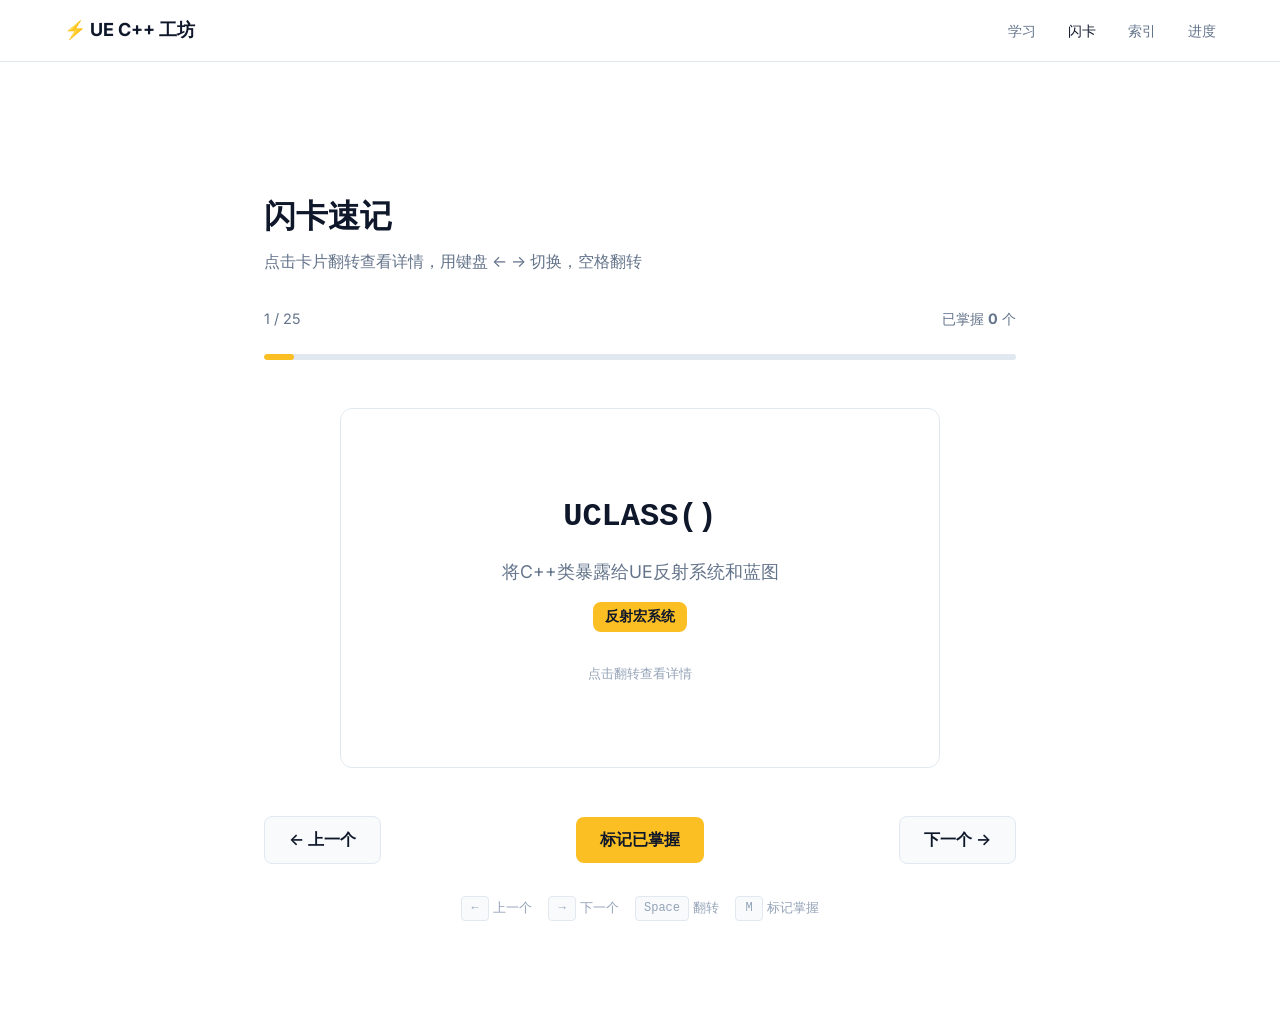
<file: uecpp-workshop/flashcard.html>
<!DOCTYPE html>
<html lang="zh-CN">
<head>
  <meta charset="UTF-8">
  <meta name="viewport" content="width=device-width, initial-scale=1.0">
  <title>闪卡速记 - UE C++ 开发工坊</title>
  <meta name="description" content="通过闪卡快速记忆UE C++核心知识点">
  <link rel="icon" href="data:image/svg+xml,<svg xmlns='http://www.w3.org/2000/svg' viewBox='0 0 100 100'><text y='.9em' font-size='90'>⚡</text></svg>">
  <link rel="preconnect" href="https://fonts.googleapis.com">
  <link href="https://fonts.googleapis.com/css2?family=Inter:wght@300;400;500;600;700&display=swap" rel="stylesheet">
  <link rel="stylesheet" href="css/minimal.css">
</head>
<body>

<nav class="nav">
  <div class="nav-container">
    <a href="index.html" class="nav-brand">⚡ UE C++ 工坊</a>
    <div class="nav-links">
      <a href="learn.html" class="nav-link">学习</a>
      <a href="flashcard.html" class="nav-link active">闪卡</a>
      <a href="roots.html" class="nav-link">索引</a>
      <a href="progress.html" class="nav-link">进度</a>
    </div>
  </div>
</nav>

<main>
  <div class="container" style="padding-top: var(--space-3xl); padding-bottom: var(--space-4xl);">
    <div class="page-header" style="border:none; padding-bottom: var(--space-xl);">
      <h1 class="page-title">闪卡速记</h1>
      <p class="page-subtitle">点击卡片翻转查看详情，用键盘 ← → 切换，空格翻转</p>
    </div>

    <!-- Progress -->
    <div style="display:flex; justify-content:space-between; align-items:center; margin-bottom:var(--space-lg);">
      <span class="nav-counter" id="cardCounter">1 / 25</span>
      <span style="font-size:0.9rem; color:var(--color-text-secondary);">已掌握 <strong id="masteredCount">0</strong> 个</span>
    </div>
    <div class="progress-bar-wrap">
      <div class="progress-bar" id="progressBar" style="width:4%"></div>
    </div>

    <!-- Flashcard -->
    <div style="margin: var(--space-2xl) 0;">
      <div class="flashcard-wrap">
        <div class="flashcard" id="flashcard" onclick="flipCard()">
          <div class="flashcard-front">
            <div class="flashcard-root" id="frontRoot">-</div>
            <div class="flashcard-meaning" id="frontMeaning">-</div>
            <span class="flashcard-origin" id="frontOrigin">-</span>
            <div class="flashcard-hint" style="margin-top:var(--space-xl);">点击翻转查看详情</div>
          </div>
          <div class="flashcard-back">
            <div class="flashcard-root" id="backRoot" style="font-size:1.25rem; margin-bottom:var(--space-sm);">-</div>
            <div class="flashcard-description" id="backDescription">-</div>
          </div>
        </div>
      </div>
    </div>

    <!-- Controls -->
    <div class="nav-controls">
      <button class="btn btn-secondary" onclick="prevCard()" id="prevBtn">← 上一个</button>
      <button class="btn btn-primary" onclick="markMastered()" id="masterBtn">✓ 已掌握</button>
      <button class="btn btn-secondary" onclick="nextCard()" id="nextBtn">下一个 →</button>
    </div>

    <!-- Keyboard hint -->
    <div class="keyboard-hint">
      <span class="key-hint"><span class="key">←</span> 上一个</span>
      <span class="key-hint"><span class="key">→</span> 下一个</span>
      <span class="key-hint"><span class="key">Space</span> 翻转</span>
      <span class="key-hint"><span class="key">M</span> 标记掌握</span>
    </div>
  </div>
</main>

<script src="js/wordData.js"></script>
<script src="js/siteConfig.js"></script>
<script src="js/storage.js"></script>
<script>
  let currentIndex = 0;

  function showFeedback(message, isSuccess) {
    const toast = document.createElement('div');
    toast.className = 'feedback-toast ' + (isSuccess ? 'success' : 'error');
    toast.textContent = message;
    document.body.appendChild(toast);
    setTimeout(() => { if (toast.parentNode) toast.remove(); }, 3000);
  }

  function loadCard(index) {
    if (index < 0 || index >= WordRoots.length) return;
    const root = WordRoots[index];
    currentIndex = index;

    const frontRoot = document.getElementById('frontRoot');
    const frontMeaning = document.getElementById('frontMeaning');
    const frontOrigin = document.getElementById('frontOrigin');
    const backRoot = document.getElementById('backRoot');
    const backDescription = document.getElementById('backDescription');

    if (frontRoot) frontRoot.textContent = root.root;
    if (frontMeaning) frontMeaning.textContent = root.meaning;
    if (frontOrigin) frontOrigin.textContent = root.origin;
    if (backRoot) backRoot.textContent = root.root;
    if (backDescription) backDescription.textContent = root.description;

    // Reset flip
    const card = document.getElementById('flashcard');
    if (card) card.classList.remove('flipped');

    updateUI();
    StorageManager.updateProgress(index);
  }

  function updateUI() {
    const counter = document.getElementById('cardCounter');
    const progressBar = document.getElementById('progressBar');
    const masteredCount = document.getElementById('masteredCount');
    const masterBtn = document.getElementById('masterBtn');

    if (counter) counter.textContent = (currentIndex + 1) + ' / ' + WordRoots.length;
    if (progressBar) progressBar.style.width = ((currentIndex + 1) / WordRoots.length * 100) + '%';

    const progress = StorageManager.getProgress();
    if (masteredCount) masteredCount.textContent = progress.masteredRoots.length;

    const isMastered = StorageManager.isMastered(WordRoots[currentIndex].id);
    if (masterBtn) {
      masterBtn.textContent = isMastered ? '✓ 已掌握' : '标记已掌握';
      masterBtn.style.background = isMastered ? 'var(--color-success)' : '';
      masterBtn.style.color = isMastered ? '#fff' : '';
    }
  }

  function flipCard() {
    const card = document.getElementById('flashcard');
    if (card) card.classList.toggle('flipped');
  }

  function nextCard() {
    if (currentIndex < WordRoots.length - 1) {
      loadCard(currentIndex + 1);
    } else {
      showFeedback('🎉 已到最后一张！', true);
    }
  }

  function prevCard() {
    if (currentIndex > 0) {
      loadCard(currentIndex - 1);
    }
  }

  function markMastered() {
    const root = WordRoots[currentIndex];
    const isMastered = StorageManager.isMastered(root.id);
    if (isMastered) {
      StorageManager.unmarkRootAsMastered(root.id);
      showFeedback('已取消掌握标记', false);
    } else {
      StorageManager.markRootAsMastered(root.id);
      showFeedback('✓ 已标记为掌握！', true);
    }
    updateUI();
  }

  // Keyboard
  document.addEventListener('keydown', (e) => {
    if (e.key === 'ArrowLeft') prevCard();
    else if (e.key === 'ArrowRight') nextCard();
    else if (e.key === ' ') { e.preventDefault(); flipCard(); }
    else if (e.key === 'm' || e.key === 'M') markMastered();
  });

  // Init
  try {
    const progress = StorageManager.getProgress();
    loadCard(progress.currentRootIndex || 0);
  } catch(e) {
    loadCard(0);
  }
</script>
</body>
</html>
</file>
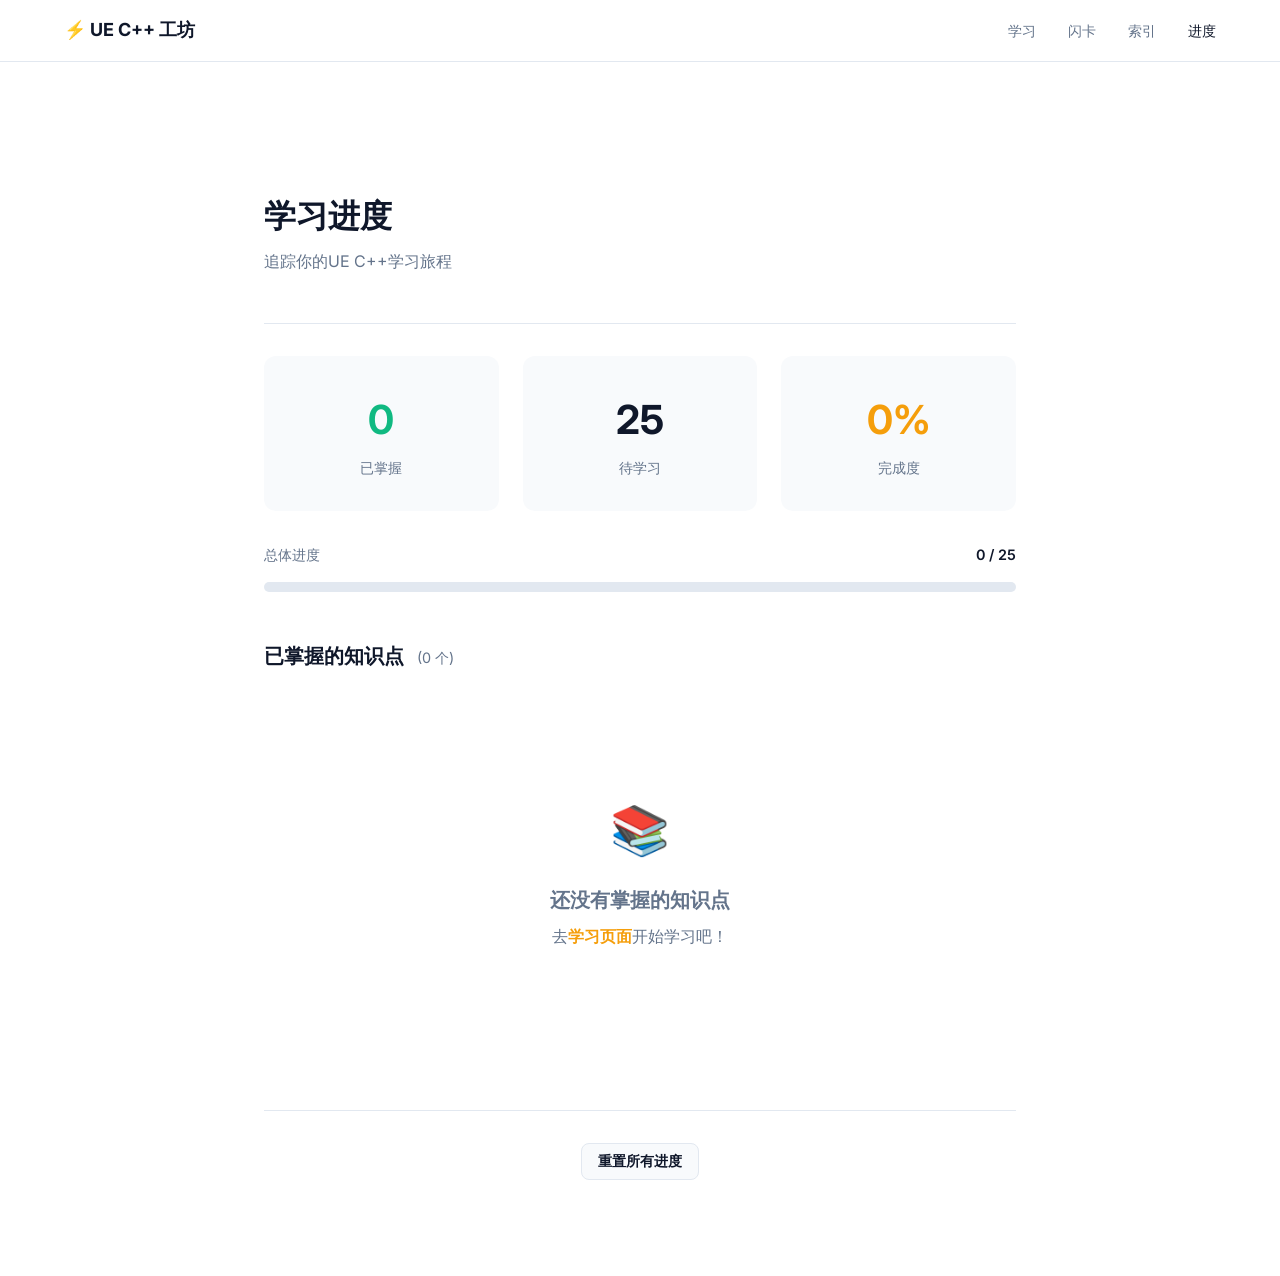
<file: uecpp-workshop/progress.html>
<!DOCTYPE html>
<html lang="zh-CN">
<head>
  <meta charset="UTF-8">
  <meta name="viewport" content="width=device-width, initial-scale=1.0">
  <title>学习进度 - UE C++ 开发工坊</title>
  <meta name="description" content="查看你的UE C++学习进度和已掌握的知识点">
  <link rel="icon" href="data:image/svg+xml,<svg xmlns='http://www.w3.org/2000/svg' viewBox='0 0 100 100'><text y='.9em' font-size='90'>⚡</text></svg>">
  <link rel="preconnect" href="https://fonts.googleapis.com">
  <link href="https://fonts.googleapis.com/css2?family=Inter:wght@300;400;500;600;700&display=swap" rel="stylesheet">
  <link rel="stylesheet" href="css/minimal.css">
</head>
<body>

<nav class="nav">
  <div class="nav-container">
    <a href="index.html" class="nav-brand">⚡ UE C++ 工坊</a>
    <div class="nav-links">
      <a href="learn.html" class="nav-link">学习</a>
      <a href="flashcard.html" class="nav-link">闪卡</a>
      <a href="roots.html" class="nav-link">索引</a>
      <a href="progress.html" class="nav-link active">进度</a>
    </div>
  </div>
</nav>

<main>
  <div class="container" style="padding-top: var(--space-3xl); padding-bottom: var(--space-4xl);">
    <div class="page-header">
      <h1 class="page-title">学习进度</h1>
      <p class="page-subtitle">追踪你的UE C++学习旅程</p>
    </div>

    <!-- Stats -->
    <div class="progress-stats" style="margin-top: var(--space-xl);">
      <div class="progress-stat">
        <div class="progress-stat-value" id="masteredCount" style="color:var(--color-success);">0</div>
        <div class="progress-stat-label">已掌握</div>
      </div>
      <div class="progress-stat">
        <div class="progress-stat-value" id="remainingCount">25</div>
        <div class="progress-stat-label">待学习</div>
      </div>
      <div class="progress-stat">
        <div class="progress-stat-value" id="percentage" style="color:var(--color-accent-dark);">0%</div>
        <div class="progress-stat-label">完成度</div>
      </div>
    </div>

    <!-- Progress Bar -->
    <div style="margin: var(--space-xl) 0;">
      <div style="display:flex; justify-content:space-between; margin-bottom:var(--space-sm);">
        <span style="font-size:0.9rem; color:var(--color-text-secondary);">总体进度</span>
        <span style="font-size:0.9rem; font-weight:600;" id="progressLabel">0 / 25</span>
      </div>
      <div class="progress-bar-wrap" style="height:10px;">
        <div class="progress-bar" id="progressBar" style="width:0%"></div>
      </div>
    </div>

    <!-- Achievement -->
    <div id="achievementBanner" style="display:none; background:linear-gradient(135deg,#FBBF24,#F59E0B); border-radius:var(--radius-lg); padding:var(--space-xl); text-align:center; margin:var(--space-xl) 0;">
      <div style="font-size:2rem; margin-bottom:var(--space-sm);">🏆</div>
      <div style="font-size:1.25rem; font-weight:700;">恭喜！你已掌握所有知识点！</div>
      <div style="margin-top:var(--space-sm); opacity:0.8;">你已经是UE C++开发高手了！</div>
    </div>

    <!-- Mastered List -->
    <div style="margin-top: var(--space-2xl);">
      <h2 style="font-size:1.25rem; font-weight:700; margin-bottom:var(--space-lg);">
        已掌握的知识点
        <span id="masteredListCount" style="font-size:0.9rem; font-weight:400; color:var(--color-text-secondary); margin-left:var(--space-sm);"></span>
      </h2>
      <div class="mastered-list" id="masteredList"></div>
      <div class="empty-state" id="emptyMastered" style="display:none;">
        <div class="empty-state-icon">📚</div>
        <div class="empty-state-title">还没有掌握的知识点</div>
        <p>去<a href="learn.html" style="color:var(--color-accent-dark); font-weight:600;">学习页面</a>开始学习吧！</p>
      </div>
    </div>

    <!-- Reset -->
    <div style="margin-top: var(--space-3xl); padding-top: var(--space-xl); border-top: 1px solid var(--color-border); text-align:center;">
      <button class="btn btn-secondary btn-sm" onclick="resetProgress()">重置所有进度</button>
    </div>
  </div>
</main>

<script src="js/wordData.js"></script>
<script src="js/siteConfig.js"></script>
<script src="js/storage.js"></script>
<script>
  function showFeedback(message, isSuccess) {
    const toast = document.createElement('div');
    toast.className = 'feedback-toast ' + (isSuccess ? 'success' : 'error');
    toast.textContent = message;
    document.body.appendChild(toast);
    setTimeout(() => { if (toast.parentNode) toast.remove(); }, 3000);
  }

  function renderMasteredList(masteredIds) {
    const list = document.getElementById('masteredList');
    const empty = document.getElementById('emptyMastered');
    const countEl = document.getElementById('masteredListCount');
    if (!list) return;

    list.innerHTML = '';

    const masteredRoots = WordRoots.filter(r => masteredIds.includes(r.id));

    if (countEl) countEl.textContent = '(' + masteredRoots.length + ' 个)';

    if (masteredRoots.length === 0) {
      if (empty) empty.style.display = 'block';
      return;
    }
    if (empty) empty.style.display = 'none';

    masteredRoots.forEach(root => {
      const item = document.createElement('div');
      item.className = 'mastered-item';
      item.onclick = () => {
        const index = WordRoots.findIndex(r => r.id === root.id);
        if (index >= 0) {
          StorageManager.updateProgress(index);
          window.location.href = 'learn.html';
        }
      };

      const checkSpan = document.createElement('span');
      checkSpan.style.cssText = 'color:var(--color-success); font-size:1.1rem;';
      checkSpan.textContent = '✓';

      const nameDiv = document.createElement('div');
      nameDiv.className = 'mastered-item-name';
      nameDiv.textContent = root.root;

      const meaningDiv = document.createElement('div');
      meaningDiv.className = 'mastered-item-meaning';
      meaningDiv.textContent = root.meaning;

      const originSpan = document.createElement('span');
      originSpan.className = 'root-origin';
      originSpan.style.fontSize = '0.75rem';
      originSpan.textContent = root.origin;

      item.appendChild(checkSpan);
      item.appendChild(nameDiv);
      item.appendChild(meaningDiv);
      item.appendChild(originSpan);
      list.appendChild(item);
    });
  }

  function loadProgress() {
    try {
      const progress = StorageManager.getProgress();
      const masteredCount = progress.masteredRoots.length;
      const totalCount = WordRoots.length;
      const remaining = totalCount - masteredCount;
      const percentage = Math.round((masteredCount / totalCount) * 100);

      const masteredEl = document.getElementById('masteredCount');
      const remainingEl = document.getElementById('remainingCount');
      const percentageEl = document.getElementById('percentage');
      const progressBar = document.getElementById('progressBar');
      const progressLabel = document.getElementById('progressLabel');
      const achievement = document.getElementById('achievementBanner');

      if (masteredEl) masteredEl.textContent = masteredCount;
      if (remainingEl) remainingEl.textContent = remaining;
      if (percentageEl) percentageEl.textContent = percentage + '%';
      if (progressBar) progressBar.style.width = percentage + '%';
      if (progressLabel) progressLabel.textContent = masteredCount + ' / ' + totalCount;
      if (achievement) achievement.style.display = masteredCount === totalCount ? 'block' : 'none';

      renderMasteredList(progress.masteredRoots);
    } catch(e) {
      console.error('Failed to load progress', e);
    }
  }

  function resetProgress() {
    if (confirm('确定要重置所有学习进度吗？此操作无法撤销。')) {
      StorageManager.resetProgress();
      showFeedback('✓ 进度已重置', true);
      loadProgress();
    }
  }

  loadProgress();
</script>
</body>
</html>
</file>
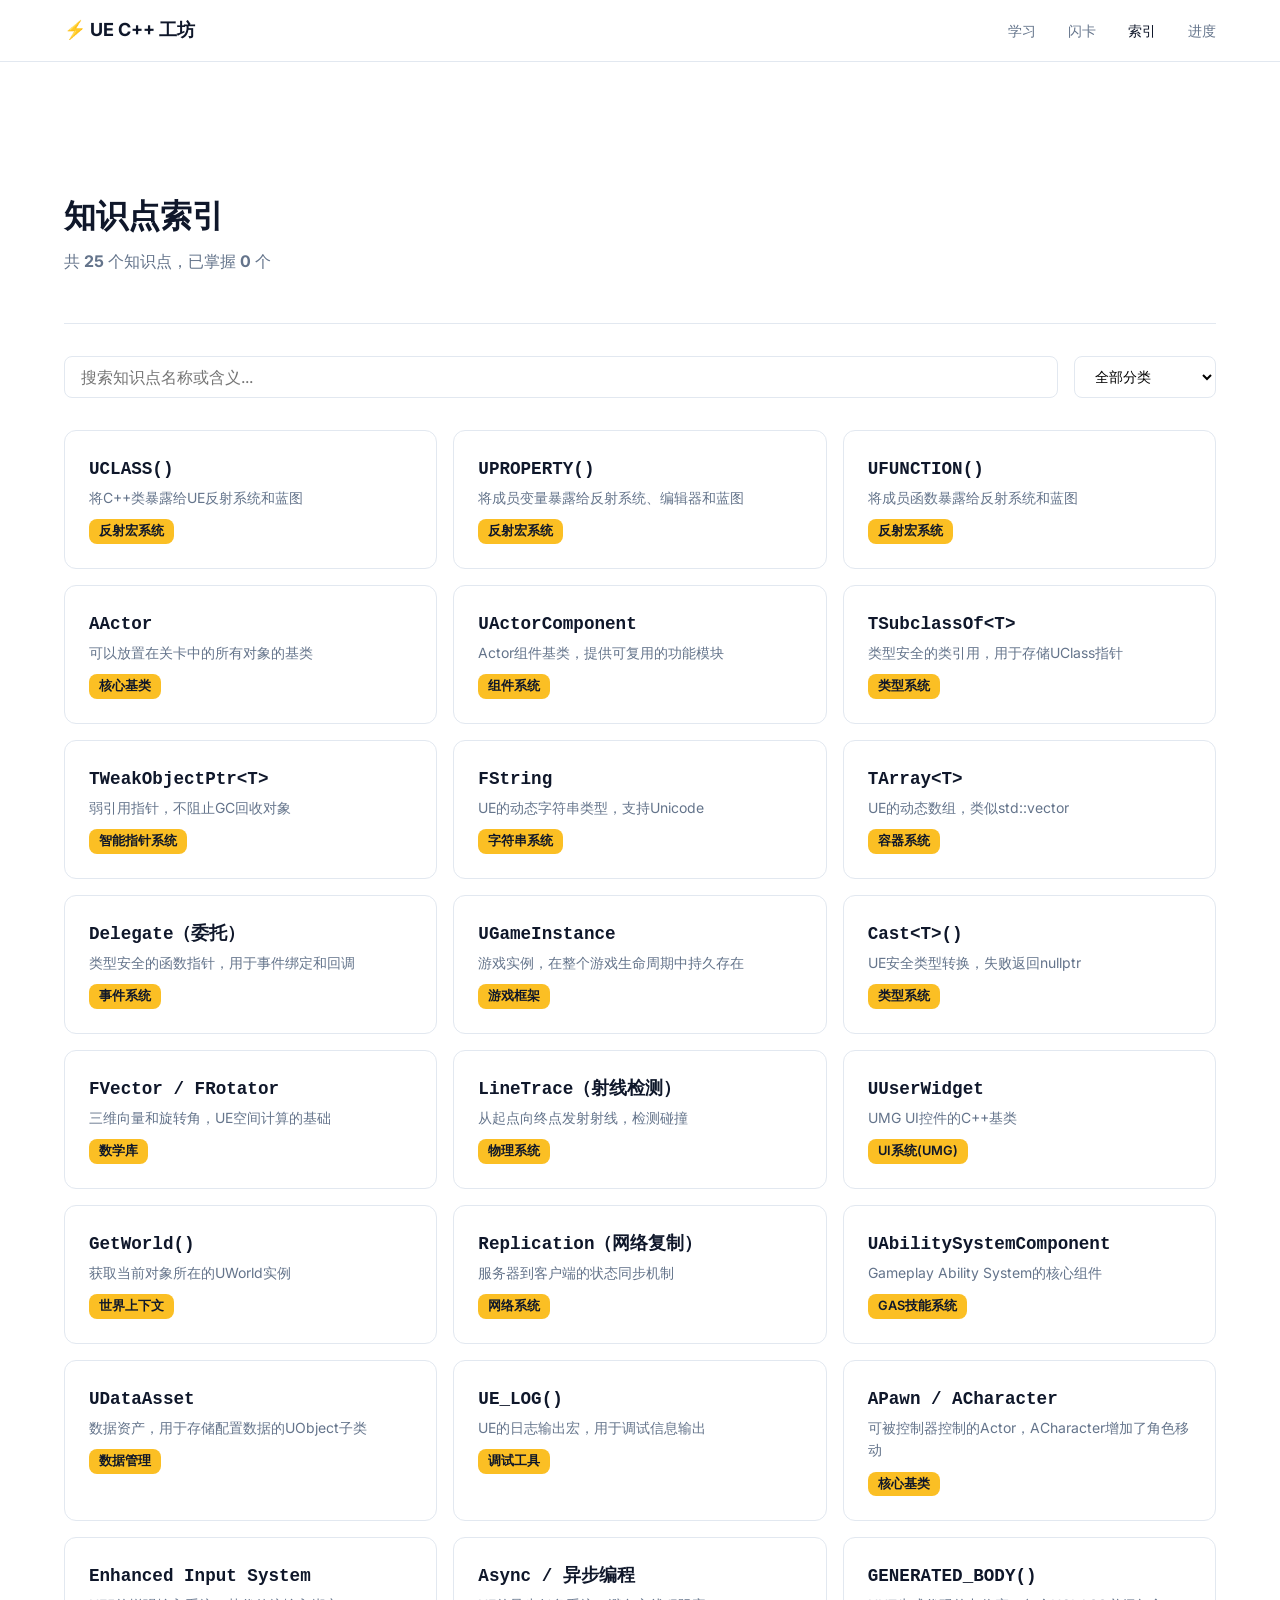
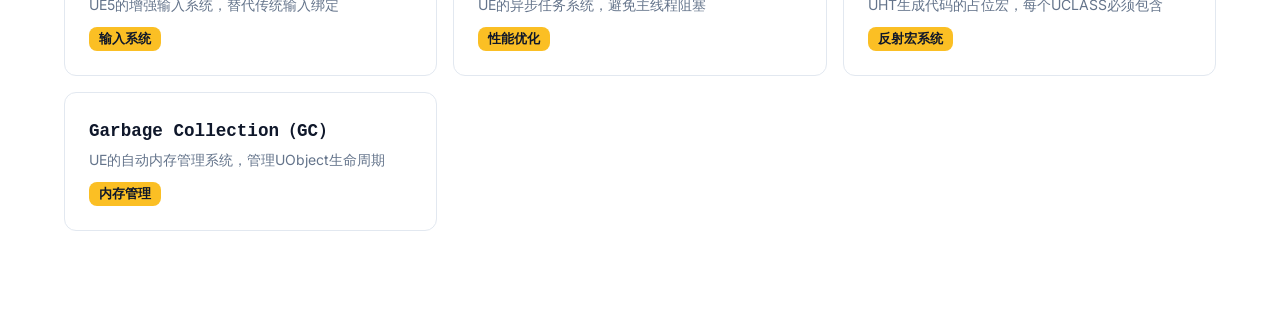
<file: uecpp-workshop/roots.html>
<!DOCTYPE html>
<html lang="zh-CN">
<head>
  <meta charset="UTF-8">
  <meta name="viewport" content="width=device-width, initial-scale=1.0">
  <title>知识点索引 - UE C++ 开发工坊</title>
  <meta name="description" content="浏览和搜索所有UE C++核心知识点">
  <link rel="icon" href="data:image/svg+xml,<svg xmlns='http://www.w3.org/2000/svg' viewBox='0 0 100 100'><text y='.9em' font-size='90'>⚡</text></svg>">
  <link rel="preconnect" href="https://fonts.googleapis.com">
  <link href="https://fonts.googleapis.com/css2?family=Inter:wght@300;400;500;600;700&display=swap" rel="stylesheet">
  <link rel="stylesheet" href="css/minimal.css">
</head>
<body>

<nav class="nav">
  <div class="nav-container">
    <a href="index.html" class="nav-brand">⚡ UE C++ 工坊</a>
    <div class="nav-links">
      <a href="learn.html" class="nav-link">学习</a>
      <a href="flashcard.html" class="nav-link">闪卡</a>
      <a href="roots.html" class="nav-link active">索引</a>
      <a href="progress.html" class="nav-link">进度</a>
    </div>
  </div>
</nav>

<main>
  <div class="container-wide" style="padding-top: var(--space-3xl); padding-bottom: var(--space-4xl);">
    <div class="page-header">
      <h1 class="page-title">知识点索引</h1>
      <p class="page-subtitle">共 <strong id="totalCount">25</strong> 个知识点，已掌握 <strong id="masteredCount">0</strong> 个</p>
    </div>

    <!-- Search & Filter -->
    <div class="search-bar" style="margin-top: var(--space-xl);">
      <input
        type="text"
        class="search-input"
        id="searchInput"
        placeholder="搜索知识点名称或含义..."
        oninput="handleSearch()"
      >
      <select class="filter-select" id="filterSelect" onchange="handleFilter()">
        <option value="all">全部分类</option>
        <option value="反射宏系统">反射宏系统</option>
        <option value="核心基类">核心基类</option>
        <option value="组件系统">组件系统</option>
        <option value="类型系统">类型系统</option>
        <option value="智能指针系统">智能指针系统</option>
        <option value="字符串系统">字符串系统</option>
        <option value="容器系统">容器系统</option>
        <option value="事件系统">事件系统</option>
        <option value="游戏框架">游戏框架</option>
        <option value="数学库">数学库</option>
        <option value="物理系统">物理系统</option>
        <option value="UI系统(UMG)">UI系统(UMG)</option>
        <option value="世界上下文">世界上下文</option>
        <option value="网络系统">网络系统</option>
        <option value="GAS技能系统">GAS技能系统</option>
        <option value="数据管理">数据管理</option>
        <option value="调试工具">调试工具</option>
        <option value="输入系统">输入系统</option>
        <option value="性能优化">性能优化</option>
        <option value="内存管理">内存管理</option>
      </select>
    </div>

    <!-- Grid -->
    <div class="roots-grid" id="rootsGrid"></div>

    <!-- Empty state -->
    <div class="empty-state" id="emptyState" style="display:none;">
      <div class="empty-state-icon">🔍</div>
      <div class="empty-state-title">没有找到匹配的知识点</div>
      <p>尝试其他关键词或清除筛选条件</p>
    </div>
  </div>
</main>

<script src="js/wordData.js"></script>
<script src="js/siteConfig.js"></script>
<script src="js/storage.js"></script>
<script>
  let currentFilter = 'all';
  let currentSearch = '';

  function viewDetail(id) {
    // Find index and go to learn page
    const index = WordRoots.findIndex(r => r.id === id);
    if (index >= 0) {
      StorageManager.updateProgress(index);
      window.location.href = 'learn.html';
    }
  }

  function createRootCard(root, isMastered) {
    const card = document.createElement('div');
    card.className = 'root-card' + (isMastered ? ' mastered' : '');
    card.onclick = () => viewDetail(root.id);

    const nameDiv = document.createElement('div');
    nameDiv.className = 'root-name';
    nameDiv.textContent = root.root;

    const meaningDiv = document.createElement('div');
    meaningDiv.className = 'root-meaning';
    meaningDiv.textContent = root.meaning;

    const originDiv = document.createElement('div');
    originDiv.className = 'root-origin';
    originDiv.textContent = root.origin;

    card.appendChild(nameDiv);
    card.appendChild(meaningDiv);
    card.appendChild(originDiv);

    if (isMastered) {
      const badge = document.createElement('span');
      badge.className = 'mastered-badge';
      badge.textContent = '✓ 已掌握';
      card.appendChild(badge);
    }

    return card;
  }

  function renderRoots(roots) {
    const container = document.getElementById('rootsGrid');
    const emptyState = document.getElementById('emptyState');
    if (!container) return;

    container.innerHTML = '';

    if (roots.length === 0) {
      if (emptyState) emptyState.style.display = 'block';
      return;
    }
    if (emptyState) emptyState.style.display = 'none';

    const progress = StorageManager.getProgress();
    const masteredSet = new Set(progress.masteredRoots);

    roots.forEach(root => {
      const card = createRootCard(root, masteredSet.has(root.id));
      container.appendChild(card);
    });
  }

  function getFilteredRoots() {
    let roots = WordRoots;
    if (currentFilter !== 'all') {
      roots = roots.filter(r => r.origin === currentFilter);
    }
    if (currentSearch.trim()) {
      const q = currentSearch.toLowerCase();
      roots = roots.filter(r =>
        r.root.toLowerCase().includes(q) ||
        r.meaning.toLowerCase().includes(q) ||
        r.origin.toLowerCase().includes(q)
      );
    }
    return roots;
  }

  function handleSearch() {
    const input = document.getElementById('searchInput');
    currentSearch = input ? input.value : '';
    renderRoots(getFilteredRoots());
  }

  function handleFilter() {
    const select = document.getElementById('filterSelect');
    currentFilter = select ? select.value : 'all';
    renderRoots(getFilteredRoots());
  }

  function updateStats() {
    try {
      const progress = StorageManager.getProgress();
      const masteredEl = document.getElementById('masteredCount');
      if (masteredEl) masteredEl.textContent = progress.masteredRoots.length;
    } catch(e) {
      console.warn('Failed to load stats', e);
    }
  }

  // Init
  updateStats();
  renderRoots(WordRoots);
</script>
</body>
</html>
</file>
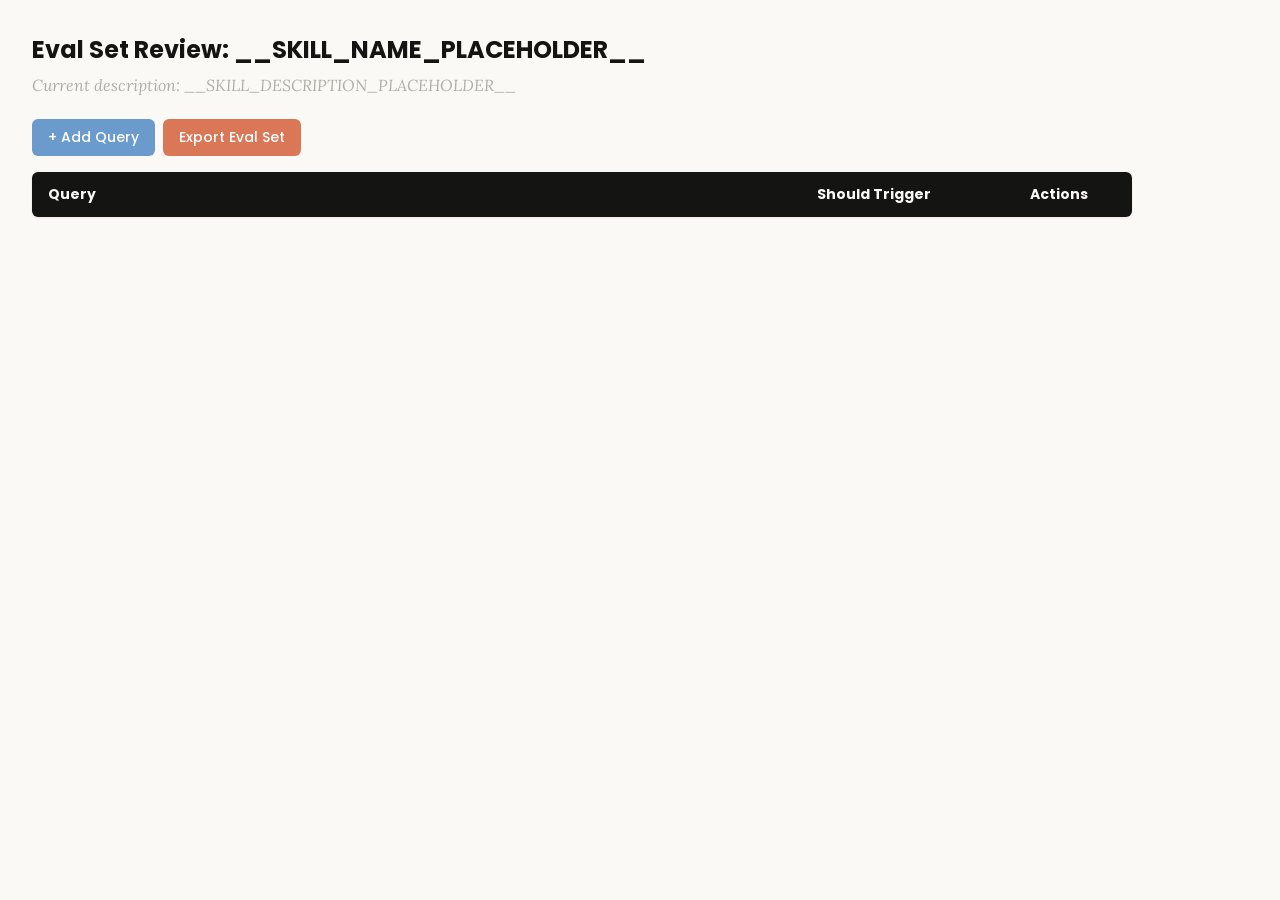
<file: .codebuddy/skills/skill-creator/assets/eval_review.html>
<!DOCTYPE html>
<html lang="en">
<head>
  <meta charset="UTF-8">
  <meta name="viewport" content="width=device-width, initial-scale=1.0">
  <title>Eval Set Review - __SKILL_NAME_PLACEHOLDER__</title>
  <link rel="preconnect" href="https://fonts.googleapis.com">
  <link rel="preconnect" href="https://fonts.gstatic.com" crossorigin>
  <link href="https://fonts.googleapis.com/css2?family=Poppins:wght@500;600&family=Lora:wght@400;500&display=swap" rel="stylesheet">
  <style>
    * { box-sizing: border-box; margin: 0; padding: 0; }
    body { font-family: 'Lora', Georgia, serif; background: #faf9f5; padding: 2rem; color: #141413; }
    h1 { font-family: 'Poppins', sans-serif; margin-bottom: 0.5rem; font-size: 1.5rem; }
    .description { color: #b0aea5; margin-bottom: 1.5rem; font-style: italic; max-width: 900px; }
    .controls { margin-bottom: 1rem; display: flex; gap: 0.5rem; }
    .btn { font-family: 'Poppins', sans-serif; padding: 0.5rem 1rem; border: none; border-radius: 6px; cursor: pointer; font-size: 0.875rem; font-weight: 500; }
    .btn-add { background: #6a9bcc; color: white; }
    .btn-add:hover { background: #5889b8; }
    .btn-export { background: #d97757; color: white; }
    .btn-export:hover { background: #c4613f; }
    table { width: 100%; max-width: 1100px; border-collapse: collapse; background: white; border-radius: 6px; overflow: hidden; box-shadow: 0 1px 3px rgba(0,0,0,0.08); }
    th { font-family: 'Poppins', sans-serif; background: #141413; color: #faf9f5; padding: 0.75rem 1rem; text-align: left; font-size: 0.875rem; }
    td { padding: 0.75rem 1rem; border-bottom: 1px solid #e8e6dc; vertical-align: top; }
    tr:nth-child(even) td { background: #faf9f5; }
    tr:hover td { background: #f3f1ea; }
    .section-header td { background: #e8e6dc; font-family: 'Poppins', sans-serif; font-weight: 500; font-size: 0.8rem; color: #141413; text-transform: uppercase; letter-spacing: 0.05em; }
    .query-input { width: 100%; padding: 0.4rem; border: 1px solid #e8e6dc; border-radius: 4px; font-size: 0.875rem; font-family: 'Lora', Georgia, serif; resize: vertical; min-height: 60px; }
    .query-input:focus { outline: none; border-color: #d97757; box-shadow: 0 0 0 2px rgba(217,119,87,0.15); }
    .toggle { position: relative; display: inline-block; width: 44px; height: 24px; }
    .toggle input { opacity: 0; width: 0; height: 0; }
    .toggle .slider { position: absolute; inset: 0; background: #b0aea5; border-radius: 24px; cursor: pointer; transition: 0.2s; }
    .toggle .slider::before { content: ""; position: absolute; width: 18px; height: 18px; left: 3px; bottom: 3px; background: white; border-radius: 50%; transition: 0.2s; }
    .toggle input:checked + .slider { background: #d97757; }
    .toggle input:checked + .slider::before { transform: translateX(20px); }
    .btn-delete { background: #c44; color: white; padding: 0.3rem 0.6rem; border: none; border-radius: 4px; cursor: pointer; font-size: 0.75rem; font-family: 'Poppins', sans-serif; }
    .btn-delete:hover { background: #a33; }
    .summary { margin-top: 1rem; color: #b0aea5; font-size: 0.875rem; }
  </style>
</head>
<body>
  <h1>Eval Set Review: <span id="skill-name">__SKILL_NAME_PLACEHOLDER__</span></h1>
  <p class="description">Current description: <span id="skill-desc">__SKILL_DESCRIPTION_PLACEHOLDER__</span></p>

  <div class="controls">
    <button class="btn btn-add" onclick="addRow()">+ Add Query</button>
    <button class="btn btn-export" onclick="exportEvalSet()">Export Eval Set</button>
  </div>

  <table>
    <thead>
      <tr>
        <th style="width:65%">Query</th>
        <th style="width:18%">Should Trigger</th>
        <th style="width:10%">Actions</th>
      </tr>
    </thead>
    <tbody id="eval-body"></tbody>
  </table>

  <p class="summary" id="summary"></p>

  <script>
    const EVAL_DATA = __EVAL_DATA_PLACEHOLDER__;

    let evalItems = [...EVAL_DATA];

    function render() {
      const tbody = document.getElementById('eval-body');
      tbody.innerHTML = '';

      // Sort: should-trigger first, then should-not-trigger
      const sorted = evalItems
        .map((item, origIdx) => ({ ...item, origIdx }))
        .sort((a, b) => (b.should_trigger ? 1 : 0) - (a.should_trigger ? 1 : 0));

      let lastGroup = null;
      sorted.forEach(item => {
        const group = item.should_trigger ? 'trigger' : 'no-trigger';
        if (group !== lastGroup) {
          const headerRow = document.createElement('tr');
          headerRow.className = 'section-header';
          headerRow.innerHTML = `<td colspan="3">${item.should_trigger ? 'Should Trigger' : 'Should NOT Trigger'}</td>`;
          tbody.appendChild(headerRow);
          lastGroup = group;
        }

        const idx = item.origIdx;
        const tr = document.createElement('tr');
        tr.innerHTML = `
          <td><textarea class="query-input" onchange="updateQuery(${idx}, this.value)">${escapeHtml(item.query)}</textarea></td>
          <td>
            <label class="toggle">
              <input type="checkbox" ${item.should_trigger ? 'checked' : ''} onchange="updateTrigger(${idx}, this.checked)">
              <span class="slider"></span>
            </label>
            <span style="margin-left:8px;font-size:0.8rem;color:#b0aea5">${item.should_trigger ? 'Yes' : 'No'}</span>
          </td>
          <td><button class="btn-delete" onclick="deleteRow(${idx})">Delete</button></td>
        `;
        tbody.appendChild(tr);
      });
      updateSummary();
    }

    function escapeHtml(text) {
      const div = document.createElement('div');
      div.textContent = text;
      return div.innerHTML;
    }

    function updateQuery(idx, value) { evalItems[idx].query = value; updateSummary(); }
    function updateTrigger(idx, value) { evalItems[idx].should_trigger = value; render(); }
    function deleteRow(idx) { evalItems.splice(idx, 1); render(); }

    function addRow() {
      evalItems.push({ query: '', should_trigger: true });
      render();
      const inputs = document.querySelectorAll('.query-input');
      inputs[inputs.length - 1].focus();
    }

    function updateSummary() {
      const trigger = evalItems.filter(i => i.should_trigger).length;
      const noTrigger = evalItems.filter(i => !i.should_trigger).length;
      document.getElementById('summary').textContent =
        `${evalItems.length} queries total: ${trigger} should trigger, ${noTrigger} should not trigger`;
    }

    function exportEvalSet() {
      const valid = evalItems.filter(i => i.query.trim() !== '');
      const data = valid.map(i => ({ query: i.query.trim(), should_trigger: i.should_trigger }));
      const blob = new Blob([JSON.stringify(data, null, 2)], { type: 'application/json' });
      const url = URL.createObjectURL(blob);
      const a = document.createElement('a');
      a.href = url;
      a.download = 'eval_set.json';
      document.body.appendChild(a);
      a.click();
      document.body.removeChild(a);
      URL.revokeObjectURL(url);
    }

    render();
  </script>
</body>
</html>
</file>
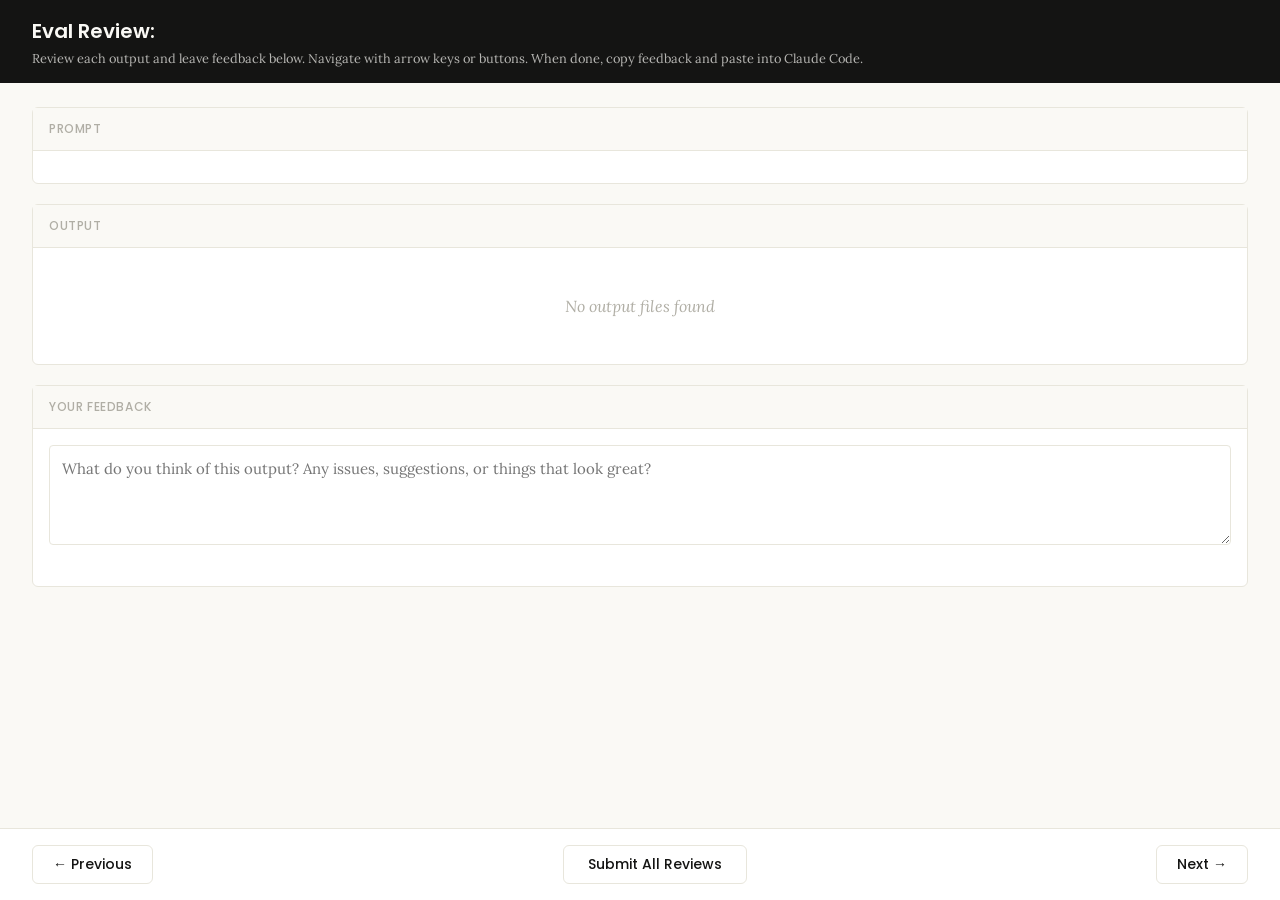
<file: .codebuddy/skills/skill-creator/eval-viewer/viewer.html>
<!DOCTYPE html>
<html lang="en">
<head>
  <meta charset="UTF-8">
  <meta name="viewport" content="width=device-width, initial-scale=1.0">
  <title>Eval Review</title>
  <link rel="preconnect" href="https://fonts.googleapis.com">
  <link rel="preconnect" href="https://fonts.gstatic.com" crossorigin>
  <link href="https://fonts.googleapis.com/css2?family=Poppins:wght@500;600&family=Lora:wght@400;500&display=swap" rel="stylesheet">
  <script src="https://cdn.sheetjs.com/xlsx-0.20.3/package/dist/xlsx.full.min.js" integrity="sha384-EnyY0/GSHQGSxSgMwaIPzSESbqoOLSexfnSMN2AP+39Ckmn92stwABZynq1JyzdT" crossorigin="anonymous"></script>
  <style>
    :root {
      --bg: #faf9f5;
      --surface: #ffffff;
      --border: #e8e6dc;
      --text: #141413;
      --text-muted: #b0aea5;
      --accent: #d97757;
      --accent-hover: #c4613f;
      --green: #788c5d;
      --green-bg: #eef2e8;
      --red: #c44;
      --red-bg: #fceaea;
      --header-bg: #141413;
      --header-text: #faf9f5;
      --radius: 6px;
    }

    * { box-sizing: border-box; margin: 0; padding: 0; }

    body {
      font-family: 'Lora', Georgia, serif;
      background: var(--bg);
      color: var(--text);
      height: 100vh;
      display: flex;
      flex-direction: column;
    }

    /* ---- Header ---- */
    .header {
      background: var(--header-bg);
      color: var(--header-text);
      padding: 1rem 2rem;
      display: flex;
      justify-content: space-between;
      align-items: center;
      flex-shrink: 0;
    }
    .header h1 {
      font-family: 'Poppins', sans-serif;
      font-size: 1.25rem;
      font-weight: 600;
    }
    .header .instructions {
      font-size: 0.8rem;
      opacity: 0.7;
      margin-top: 0.25rem;
    }
    .header .progress {
      font-size: 0.875rem;
      opacity: 0.8;
      text-align: right;
    }

    /* ---- Main content ---- */
    .main {
      flex: 1;
      overflow-y: auto;
      padding: 1.5rem 2rem;
      display: flex;
      flex-direction: column;
      gap: 1.25rem;
    }

    /* ---- Sections ---- */
    .section {
      background: var(--surface);
      border: 1px solid var(--border);
      border-radius: var(--radius);
      flex-shrink: 0;
    }
    .section-header {
      font-family: 'Poppins', sans-serif;
      padding: 0.75rem 1rem;
      font-size: 0.75rem;
      font-weight: 500;
      text-transform: uppercase;
      letter-spacing: 0.05em;
      color: var(--text-muted);
      border-bottom: 1px solid var(--border);
      background: var(--bg);
    }
    .section-body {
      padding: 1rem;
    }

    /* ---- Config badge ---- */
    .config-badge {
      display: inline-block;
      padding: 0.2rem 0.625rem;
      border-radius: 9999px;
      font-family: 'Poppins', sans-serif;
      font-size: 0.6875rem;
      font-weight: 600;
      text-transform: uppercase;
      letter-spacing: 0.03em;
      margin-left: 0.75rem;
      vertical-align: middle;
    }
    .config-badge.config-primary {
      background: rgba(33, 150, 243, 0.12);
      color: #1976d2;
    }
    .config-badge.config-baseline {
      background: rgba(255, 193, 7, 0.15);
      color: #f57f17;
    }

    /* ---- Prompt ---- */
    .prompt-text {
      white-space: pre-wrap;
      font-size: 0.9375rem;
      line-height: 1.6;
    }

    /* ---- Outputs ---- */
    .output-file {
      border: 1px solid var(--border);
      border-radius: var(--radius);
      overflow: hidden;
    }
    .output-file + .output-file {
      margin-top: 1rem;
    }
    .output-file-header {
      padding: 0.5rem 0.75rem;
      font-size: 0.8rem;
      font-weight: 600;
      color: var(--text-muted);
      background: var(--bg);
      border-bottom: 1px solid var(--border);
      font-family: 'SF Mono', SFMono-Regular, Consolas, 'Liberation Mono', Menlo, monospace;
      display: flex;
      justify-content: space-between;
      align-items: center;
    }
    .output-file-header .dl-btn {
      font-size: 0.7rem;
      color: var(--accent);
      text-decoration: none;
      cursor: pointer;
      font-family: -apple-system, BlinkMacSystemFont, 'Segoe UI', sans-serif;
      font-weight: 500;
      opacity: 0.8;
    }
    .output-file-header .dl-btn:hover {
      opacity: 1;
      text-decoration: underline;
    }
    .output-file-content {
      padding: 0.75rem;
      overflow-x: auto;
    }
    .output-file-content pre {
      font-size: 0.8125rem;
      line-height: 1.5;
      white-space: pre-wrap;
      word-break: break-word;
      font-family: 'SF Mono', SFMono-Regular, Consolas, 'Liberation Mono', Menlo, monospace;
    }
    .output-file-content img {
      max-width: 100%;
      height: auto;
      border-radius: 4px;
    }
    .output-file-content iframe {
      width: 100%;
      height: 600px;
      border: none;
    }
    .output-file-content table {
      border-collapse: collapse;
      font-size: 0.8125rem;
      width: 100%;
    }
    .output-file-content table td,
    .output-file-content table th {
      border: 1px solid var(--border);
      padding: 0.375rem 0.5rem;
      text-align: left;
    }
    .output-file-content table th {
      background: var(--bg);
      font-weight: 600;
    }
    .output-file-content .download-link {
      display: inline-flex;
      align-items: center;
      gap: 0.5rem;
      padding: 0.5rem 1rem;
      background: var(--bg);
      border: 1px solid var(--border);
      border-radius: 4px;
      color: var(--accent);
      text-decoration: none;
      font-size: 0.875rem;
      cursor: pointer;
    }
    .output-file-content .download-link:hover {
      background: var(--border);
    }
    .empty-state {
      color: var(--text-muted);
      font-style: italic;
      padding: 2rem;
      text-align: center;
    }

    /* ---- Feedback ---- */
    .prev-feedback {
      background: var(--bg);
      border: 1px solid var(--border);
      border-radius: 4px;
      padding: 0.625rem 0.75rem;
      margin-top: 0.75rem;
      font-size: 0.8125rem;
      color: var(--text-muted);
      line-height: 1.5;
    }
    .prev-feedback-label {
      font-size: 0.7rem;
      font-weight: 600;
      text-transform: uppercase;
      letter-spacing: 0.04em;
      margin-bottom: 0.25rem;
      color: var(--text-muted);
    }
    .feedback-textarea {
      width: 100%;
      min-height: 100px;
      padding: 0.75rem;
      border: 1px solid var(--border);
      border-radius: 4px;
      font-family: inherit;
      font-size: 0.9375rem;
      line-height: 1.5;
      resize: vertical;
      color: var(--text);
    }
    .feedback-textarea:focus {
      outline: none;
      border-color: var(--accent);
      box-shadow: 0 0 0 3px rgba(37, 99, 235, 0.1);
    }
    .feedback-status {
      font-size: 0.75rem;
      color: var(--text-muted);
      margin-top: 0.5rem;
      min-height: 1.1em;
    }

    /* ---- Grades (collapsible) ---- */
    .grades-toggle {
      display: flex;
      align-items: center;
      cursor: pointer;
      user-select: none;
    }
    .grades-toggle:hover {
      color: var(--accent);
    }
    .grades-toggle .arrow {
      margin-right: 0.5rem;
      transition: transform 0.15s;
      font-size: 0.75rem;
    }
    .grades-toggle .arrow.open {
      transform: rotate(90deg);
    }
    .grades-content {
      display: none;
      margin-top: 0.75rem;
    }
    .grades-content.open {
      display: block;
    }
    .grades-summary {
      font-size: 0.875rem;
      margin-bottom: 0.75rem;
      display: flex;
      align-items: center;
      gap: 0.5rem;
    }
    .grade-badge {
      display: inline-block;
      padding: 0.125rem 0.5rem;
      border-radius: 9999px;
      font-size: 0.75rem;
      font-weight: 600;
    }
    .grade-pass { background: var(--green-bg); color: var(--green); }
    .grade-fail { background: var(--red-bg); color: var(--red); }
    .assertion-list {
      list-style: none;
    }
    .assertion-item {
      padding: 0.625rem 0;
      border-bottom: 1px solid var(--border);
      font-size: 0.8125rem;
    }
    .assertion-item:last-child { border-bottom: none; }
    .assertion-status {
      font-weight: 600;
      margin-right: 0.5rem;
    }
    .assertion-status.pass { color: var(--green); }
    .assertion-status.fail { color: var(--red); }
    .assertion-evidence {
      color: var(--text-muted);
      font-size: 0.75rem;
      margin-top: 0.25rem;
      padding-left: 1.5rem;
    }

    /* ---- View tabs ---- */
    .view-tabs {
      display: flex;
      gap: 0;
      padding: 0 2rem;
      background: var(--bg);
      border-bottom: 1px solid var(--border);
      flex-shrink: 0;
    }
    .view-tab {
      font-family: 'Poppins', sans-serif;
      padding: 0.625rem 1.25rem;
      font-size: 0.8125rem;
      font-weight: 500;
      cursor: pointer;
      border: none;
      background: none;
      color: var(--text-muted);
      border-bottom: 2px solid transparent;
      transition: all 0.15s;
    }
    .view-tab:hover { color: var(--text); }
    .view-tab.active {
      color: var(--accent);
      border-bottom-color: var(--accent);
    }
    .view-panel { display: none; }
    .view-panel.active { display: flex; flex-direction: column; flex: 1; overflow: hidden; }

    /* ---- Benchmark view ---- */
    .benchmark-view {
      padding: 1.5rem 2rem;
      overflow-y: auto;
      flex: 1;
    }
    .benchmark-table {
      border-collapse: collapse;
      background: var(--surface);
      border: 1px solid var(--border);
      border-radius: var(--radius);
      font-size: 0.8125rem;
      width: 100%;
      margin-bottom: 1.5rem;
    }
    .benchmark-table th, .benchmark-table td {
      padding: 0.625rem 0.75rem;
      text-align: left;
      border: 1px solid var(--border);
    }
    .benchmark-table th {
      font-family: 'Poppins', sans-serif;
      background: var(--header-bg);
      color: var(--header-text);
      font-weight: 500;
      font-size: 0.75rem;
      text-transform: uppercase;
      letter-spacing: 0.04em;
    }
    .benchmark-table tr:hover { background: var(--bg); }
    .benchmark-table tr.benchmark-row-with { background: rgba(33, 150, 243, 0.06); }
    .benchmark-table tr.benchmark-row-without { background: rgba(255, 193, 7, 0.06); }
    .benchmark-table tr.benchmark-row-with:hover { background: rgba(33, 150, 243, 0.12); }
    .benchmark-table tr.benchmark-row-without:hover { background: rgba(255, 193, 7, 0.12); }
    .benchmark-table tr.benchmark-row-avg { font-weight: 600; border-top: 2px solid var(--border); }
    .benchmark-table tr.benchmark-row-avg.benchmark-row-with { background: rgba(33, 150, 243, 0.12); }
    .benchmark-table tr.benchmark-row-avg.benchmark-row-without { background: rgba(255, 193, 7, 0.12); }
    .benchmark-delta-positive { color: var(--green); font-weight: 600; }
    .benchmark-delta-negative { color: var(--red); font-weight: 600; }
    .benchmark-notes {
      background: var(--surface);
      border: 1px solid var(--border);
      border-radius: var(--radius);
      padding: 1rem;
    }
    .benchmark-notes h3 {
      font-family: 'Poppins', sans-serif;
      font-size: 0.875rem;
      margin-bottom: 0.75rem;
    }
    .benchmark-notes ul {
      list-style: disc;
      padding-left: 1.25rem;
    }
    .benchmark-notes li {
      font-size: 0.8125rem;
      line-height: 1.6;
      margin-bottom: 0.375rem;
    }
    .benchmark-empty {
      color: var(--text-muted);
      font-style: italic;
      text-align: center;
      padding: 3rem;
    }

    /* ---- Navigation ---- */
    .nav {
      display: flex;
      justify-content: space-between;
      align-items: center;
      padding: 1rem 2rem;
      border-top: 1px solid var(--border);
      background: var(--surface);
      flex-shrink: 0;
    }
    .nav-btn {
      font-family: 'Poppins', sans-serif;
      padding: 0.5rem 1.25rem;
      border: 1px solid var(--border);
      border-radius: var(--radius);
      background: var(--surface);
      cursor: pointer;
      font-size: 0.875rem;
      font-weight: 500;
      color: var(--text);
      transition: all 0.15s;
    }
    .nav-btn:hover:not(:disabled) {
      background: var(--bg);
      border-color: var(--text-muted);
    }
    .nav-btn:disabled {
      opacity: 0.4;
      cursor: not-allowed;
    }
    .done-btn {
      font-family: 'Poppins', sans-serif;
      padding: 0.5rem 1.5rem;
      border: 1px solid var(--border);
      border-radius: var(--radius);
      background: var(--surface);
      color: var(--text);
      cursor: pointer;
      font-size: 0.875rem;
      font-weight: 500;
      transition: all 0.15s;
    }
    .done-btn:hover {
      background: var(--bg);
      border-color: var(--text-muted);
    }
    .done-btn.ready {
      border: none;
      background: var(--accent);
      color: white;
      font-weight: 600;
    }
    .done-btn.ready:hover {
      background: var(--accent-hover);
    }
    /* ---- Done overlay ---- */
    .done-overlay {
      display: none;
      position: fixed;
      inset: 0;
      background: rgba(0, 0, 0, 0.5);
      z-index: 100;
      justify-content: center;
      align-items: center;
    }
    .done-overlay.visible {
      display: flex;
    }
    .done-card {
      background: var(--surface);
      border-radius: 12px;
      padding: 2rem 3rem;
      text-align: center;
      box-shadow: 0 20px 60px rgba(0, 0, 0, 0.3);
      max-width: 500px;
    }
    .done-card h2 {
      font-size: 1.5rem;
      margin-bottom: 0.5rem;
    }
    .done-card p {
      color: var(--text-muted);
      margin-bottom: 1.5rem;
      line-height: 1.5;
    }
    .done-card .btn-row {
      display: flex;
      gap: 0.5rem;
      justify-content: center;
    }
    .done-card button {
      padding: 0.5rem 1.25rem;
      border: 1px solid var(--border);
      border-radius: var(--radius);
      background: var(--surface);
      cursor: pointer;
      font-size: 0.875rem;
    }
    .done-card button:hover {
      background: var(--bg);
    }
    /* ---- Toast ---- */
    .toast {
      position: fixed;
      bottom: 5rem;
      left: 50%;
      transform: translateX(-50%);
      background: var(--header-bg);
      color: var(--header-text);
      padding: 0.625rem 1.25rem;
      border-radius: var(--radius);
      font-size: 0.875rem;
      opacity: 0;
      transition: opacity 0.3s;
      pointer-events: none;
      z-index: 200;
    }
    .toast.visible {
      opacity: 1;
    }
  </style>
</head>
<body>
  <div id="app" style="height:100vh; display:flex; flex-direction:column;">
    <div class="header">
      <div>
        <h1>Eval Review: <span id="skill-name"></span></h1>
        <div class="instructions">Review each output and leave feedback below. Navigate with arrow keys or buttons. When done, copy feedback and paste into Claude Code.</div>
      </div>
      <div class="progress" id="progress"></div>
    </div>

    <!-- View tabs (only shown when benchmark data exists) -->
    <div class="view-tabs" id="view-tabs" style="display:none;">
      <button class="view-tab active" onclick="switchView('outputs')">Outputs</button>
      <button class="view-tab" onclick="switchView('benchmark')">Benchmark</button>
    </div>

    <!-- Outputs panel (qualitative review) -->
    <div class="view-panel active" id="panel-outputs">
    <div class="main">
      <!-- Prompt -->
      <div class="section">
        <div class="section-header">Prompt <span class="config-badge" id="config-badge" style="display:none;"></span></div>
        <div class="section-body">
          <div class="prompt-text" id="prompt-text"></div>
        </div>
      </div>

      <!-- Outputs -->
      <div class="section">
        <div class="section-header">Output</div>
        <div class="section-body" id="outputs-body">
          <div class="empty-state">No output files found</div>
        </div>
      </div>

      <!-- Previous Output (collapsible) -->
      <div class="section" id="prev-outputs-section" style="display:none;">
        <div class="section-header">
          <div class="grades-toggle" onclick="togglePrevOutputs()">
            <span class="arrow" id="prev-outputs-arrow">&#9654;</span>
            Previous Output
          </div>
        </div>
        <div class="grades-content" id="prev-outputs-content"></div>
      </div>

      <!-- Grades (collapsible) -->
      <div class="section" id="grades-section" style="display:none;">
        <div class="section-header">
          <div class="grades-toggle" onclick="toggleGrades()">
            <span class="arrow" id="grades-arrow">&#9654;</span>
            Formal Grades
          </div>
        </div>
        <div class="grades-content" id="grades-content"></div>
      </div>

      <!-- Feedback -->
      <div class="section">
        <div class="section-header">Your Feedback</div>
        <div class="section-body">
          <textarea
            class="feedback-textarea"
            id="feedback"
            placeholder="What do you think of this output? Any issues, suggestions, or things that look great?"
          ></textarea>
          <div class="feedback-status" id="feedback-status"></div>
          <div class="prev-feedback" id="prev-feedback" style="display:none;">
            <div class="prev-feedback-label">Previous feedback</div>
            <div id="prev-feedback-text"></div>
          </div>
        </div>
      </div>
    </div>

    <div class="nav" id="outputs-nav">
      <button class="nav-btn" id="prev-btn" onclick="navigate(-1)">&#8592; Previous</button>
      <button class="done-btn" id="done-btn" onclick="showDoneDialog()">Submit All Reviews</button>
      <button class="nav-btn" id="next-btn" onclick="navigate(1)">Next &#8594;</button>
    </div>
    </div><!-- end panel-outputs -->

    <!-- Benchmark panel (quantitative stats) -->
    <div class="view-panel" id="panel-benchmark">
      <div class="benchmark-view" id="benchmark-content">
        <div class="benchmark-empty">No benchmark data available. Run a benchmark to see quantitative results here.</div>
      </div>
    </div>
  </div>

  <!-- Done overlay -->
  <div class="done-overlay" id="done-overlay">
    <div class="done-card">
      <h2>Review Complete</h2>
      <p>Your feedback has been saved. Go back to your Claude Code session and tell Claude you're done reviewing.</p>
      <div class="btn-row">
        <button onclick="closeDoneDialog()">OK</button>
      </div>
    </div>
  </div>

  <!-- Toast -->
  <div class="toast" id="toast"></div>

  <script>
    // ---- Embedded data (injected by generate_review.py) ----
    /*__EMBEDDED_DATA__*/

    // ---- State ----
    let feedbackMap = {};  // run_id -> feedback text
    let currentIndex = 0;
    let visitedRuns = new Set();

    // ---- Init ----
    async function init() {
      // Load saved feedback from server — but only if this isn't a fresh
      // iteration (indicated by previous_feedback being present). When
      // previous feedback exists, the feedback.json on disk is stale from
      // the prior iteration and should not pre-fill the textareas.
      const hasPrevious = Object.keys(EMBEDDED_DATA.previous_feedback || {}).length > 0
        || Object.keys(EMBEDDED_DATA.previous_outputs || {}).length > 0;
      if (!hasPrevious) {
        try {
          const resp = await fetch("/api/feedback");
          const data = await resp.json();
          if (data.reviews) {
            for (const r of data.reviews) feedbackMap[r.run_id] = r.feedback;
          }
        } catch { /* first run, no feedback yet */ }
      }

      document.getElementById("skill-name").textContent = EMBEDDED_DATA.skill_name;
      showRun(0);

      // Wire up feedback auto-save
      const textarea = document.getElementById("feedback");
      let saveTimeout = null;
      textarea.addEventListener("input", () => {
        clearTimeout(saveTimeout);
        document.getElementById("feedback-status").textContent = "";
        saveTimeout = setTimeout(() => saveCurrentFeedback(), 800);
      });
    }

    // ---- Navigation ----
    function navigate(delta) {
      const newIndex = currentIndex + delta;
      if (newIndex >= 0 && newIndex < EMBEDDED_DATA.runs.length) {
        saveCurrentFeedback();
        showRun(newIndex);
      }
    }

    function updateNavButtons() {
      document.getElementById("prev-btn").disabled = currentIndex === 0;
      document.getElementById("next-btn").disabled =
        currentIndex === EMBEDDED_DATA.runs.length - 1;
    }

    // ---- Show a run ----
    function showRun(index) {
      currentIndex = index;
      const run = EMBEDDED_DATA.runs[index];

      // Progress
      document.getElementById("progress").textContent =
        `${index + 1} of ${EMBEDDED_DATA.runs.length}`;

      // Prompt
      document.getElementById("prompt-text").textContent = run.prompt;

      // Config badge
      const badge = document.getElementById("config-badge");
      const configMatch = run.id.match(/(with_skill|without_skill|new_skill|old_skill)/);
      if (configMatch) {
        const config = configMatch[1];
        const isBaseline = config === "without_skill" || config === "old_skill";
        badge.textContent = config.replace(/_/g, " ");
        badge.className = "config-badge " + (isBaseline ? "config-baseline" : "config-primary");
        badge.style.display = "inline-block";
      } else {
        badge.style.display = "none";
      }

      // Outputs
      renderOutputs(run);

      // Previous outputs
      renderPrevOutputs(run);

      // Grades
      renderGrades(run);

      // Previous feedback
      const prevFb = (EMBEDDED_DATA.previous_feedback || {})[run.id];
      const prevEl = document.getElementById("prev-feedback");
      if (prevFb) {
        document.getElementById("prev-feedback-text").textContent = prevFb;
        prevEl.style.display = "block";
      } else {
        prevEl.style.display = "none";
      }

      // Feedback
      document.getElementById("feedback").value = feedbackMap[run.id] || "";
      document.getElementById("feedback-status").textContent = "";

      updateNavButtons();

      // Track visited runs and promote done button when all visited
      visitedRuns.add(index);
      const doneBtn = document.getElementById("done-btn");
      if (visitedRuns.size >= EMBEDDED_DATA.runs.length) {
        doneBtn.classList.add("ready");
      }

      // Scroll main content to top
      document.querySelector(".main").scrollTop = 0;
    }

    // ---- Render outputs ----
    function renderOutputs(run) {
      const container = document.getElementById("outputs-body");
      container.innerHTML = "";

      const outputs = run.outputs || [];
      if (outputs.length === 0) {
        container.innerHTML = '<div class="empty-state">No output files</div>';
        return;
      }

      for (const file of outputs) {
        const fileDiv = document.createElement("div");
        fileDiv.className = "output-file";

        // Always show file header with download link
        const header = document.createElement("div");
        header.className = "output-file-header";
        const nameSpan = document.createElement("span");
        nameSpan.textContent = file.name;
        header.appendChild(nameSpan);
        const dlBtn = document.createElement("a");
        dlBtn.className = "dl-btn";
        dlBtn.textContent = "Download";
        dlBtn.download = file.name;
        dlBtn.href = getDownloadUri(file);
        header.appendChild(dlBtn);
        fileDiv.appendChild(header);

        const content = document.createElement("div");
        content.className = "output-file-content";

        if (file.type === "text") {
          const pre = document.createElement("pre");
          pre.textContent = file.content;
          content.appendChild(pre);
        } else if (file.type === "image") {
          const img = document.createElement("img");
          img.src = file.data_uri;
          img.alt = file.name;
          content.appendChild(img);
        } else if (file.type === "pdf") {
          const iframe = document.createElement("iframe");
          iframe.src = file.data_uri;
          content.appendChild(iframe);
        } else if (file.type === "xlsx") {
          renderXlsx(content, file.data_b64);
        } else if (file.type === "binary") {
          const a = document.createElement("a");
          a.className = "download-link";
          a.href = file.data_uri;
          a.download = file.name;
          a.textContent = "Download " + file.name;
          content.appendChild(a);
        } else if (file.type === "error") {
          const pre = document.createElement("pre");
          pre.textContent = file.content;
          pre.style.color = "var(--red)";
          content.appendChild(pre);
        }

        fileDiv.appendChild(content);
        container.appendChild(fileDiv);
      }
    }

    // ---- XLSX rendering via SheetJS ----
    function renderXlsx(container, b64Data) {
      try {
        const raw = Uint8Array.from(atob(b64Data), c => c.charCodeAt(0));
        const wb = XLSX.read(raw, { type: "array" });

        for (let i = 0; i < wb.SheetNames.length; i++) {
          const sheetName = wb.SheetNames[i];
          const ws = wb.Sheets[sheetName];

          if (wb.SheetNames.length > 1) {
            const sheetLabel = document.createElement("div");
            sheetLabel.style.cssText =
              "font-weight:600; font-size:0.8rem; color:#b0aea5; margin-top:0.5rem; margin-bottom:0.25rem;";
            sheetLabel.textContent = "Sheet: " + sheetName;
            container.appendChild(sheetLabel);
          }

          const htmlStr = XLSX.utils.sheet_to_html(ws, { editable: false });
          const wrapper = document.createElement("div");
          wrapper.innerHTML = htmlStr;
          container.appendChild(wrapper);
        }
      } catch (err) {
        container.textContent = "Error rendering spreadsheet: " + err.message;
      }
    }

    // ---- Grades ----
    function renderGrades(run) {
      const section = document.getElementById("grades-section");
      const content = document.getElementById("grades-content");

      if (!run.grading) {
        section.style.display = "none";
        return;
      }

      const grading = run.grading;
      section.style.display = "block";
      // Reset to collapsed
      content.classList.remove("open");
      document.getElementById("grades-arrow").classList.remove("open");

      const summary = grading.summary || {};
      const expectations = grading.expectations || [];

      let html = '<div style="padding: 1rem;">';

      // Summary line
      const passRate = summary.pass_rate != null
        ? Math.round(summary.pass_rate * 100) + "%"
        : "?";
      const badgeClass = summary.pass_rate >= 0.8 ? "grade-pass" : summary.pass_rate >= 0.5 ? "" : "grade-fail";
      html += '<div class="grades-summary">';
      html += '<span class="grade-badge ' + badgeClass + '">' + passRate + '</span>';
      html += '<span>' + (summary.passed || 0) + ' passed, ' + (summary.failed || 0) + ' failed of ' + (summary.total || 0) + '</span>';
      html += '</div>';

      // Assertions list
      html += '<ul class="assertion-list">';
      for (const exp of expectations) {
        const statusClass = exp.passed ? "pass" : "fail";
        const statusIcon = exp.passed ? "\u2713" : "\u2717";
        html += '<li class="assertion-item">';
        html += '<span class="assertion-status ' + statusClass + '">' + statusIcon + '</span>';
        html += '<span>' + escapeHtml(exp.text) + '</span>';
        if (exp.evidence) {
          html += '<div class="assertion-evidence">' + escapeHtml(exp.evidence) + '</div>';
        }
        html += '</li>';
      }
      html += '</ul>';

      html += '</div>';
      content.innerHTML = html;
    }

    function toggleGrades() {
      const content = document.getElementById("grades-content");
      const arrow = document.getElementById("grades-arrow");
      content.classList.toggle("open");
      arrow.classList.toggle("open");
    }

    // ---- Previous outputs (collapsible) ----
    function renderPrevOutputs(run) {
      const section = document.getElementById("prev-outputs-section");
      const content = document.getElementById("prev-outputs-content");
      const prevOutputs = (EMBEDDED_DATA.previous_outputs || {})[run.id];

      if (!prevOutputs || prevOutputs.length === 0) {
        section.style.display = "none";
        return;
      }

      section.style.display = "block";
      // Reset to collapsed
      content.classList.remove("open");
      document.getElementById("prev-outputs-arrow").classList.remove("open");

      // Render the files into the content area
      content.innerHTML = "";
      const wrapper = document.createElement("div");
      wrapper.style.padding = "1rem";

      for (const file of prevOutputs) {
        const fileDiv = document.createElement("div");
        fileDiv.className = "output-file";

        const header = document.createElement("div");
        header.className = "output-file-header";
        const nameSpan = document.createElement("span");
        nameSpan.textContent = file.name;
        header.appendChild(nameSpan);
        const dlBtn = document.createElement("a");
        dlBtn.className = "dl-btn";
        dlBtn.textContent = "Download";
        dlBtn.download = file.name;
        dlBtn.href = getDownloadUri(file);
        header.appendChild(dlBtn);
        fileDiv.appendChild(header);

        const fc = document.createElement("div");
        fc.className = "output-file-content";

        if (file.type === "text") {
          const pre = document.createElement("pre");
          pre.textContent = file.content;
          fc.appendChild(pre);
        } else if (file.type === "image") {
          const img = document.createElement("img");
          img.src = file.data_uri;
          img.alt = file.name;
          fc.appendChild(img);
        } else if (file.type === "pdf") {
          const iframe = document.createElement("iframe");
          iframe.src = file.data_uri;
          fc.appendChild(iframe);
        } else if (file.type === "xlsx") {
          renderXlsx(fc, file.data_b64);
        } else if (file.type === "binary") {
          const a = document.createElement("a");
          a.className = "download-link";
          a.href = file.data_uri;
          a.download = file.name;
          a.textContent = "Download " + file.name;
          fc.appendChild(a);
        }

        fileDiv.appendChild(fc);
        wrapper.appendChild(fileDiv);
      }

      content.appendChild(wrapper);
    }

    function togglePrevOutputs() {
      const content = document.getElementById("prev-outputs-content");
      const arrow = document.getElementById("prev-outputs-arrow");
      content.classList.toggle("open");
      arrow.classList.toggle("open");
    }

    // ---- Feedback (saved to server -> feedback.json) ----
    function saveCurrentFeedback() {
      const run = EMBEDDED_DATA.runs[currentIndex];
      const text = document.getElementById("feedback").value;

      if (text.trim() === "") {
        delete feedbackMap[run.id];
      } else {
        feedbackMap[run.id] = text;
      }

      // Build reviews array from map
      const reviews = [];
      for (const [run_id, feedback] of Object.entries(feedbackMap)) {
        if (feedback.trim()) {
          reviews.push({ run_id, feedback, timestamp: new Date().toISOString() });
        }
      }

      fetch("/api/feedback", {
        method: "POST",
        headers: { "Content-Type": "application/json" },
        body: JSON.stringify({ reviews, status: "in_progress" }),
      }).then(() => {
        document.getElementById("feedback-status").textContent = "Saved";
      }).catch(() => {
        // Static mode or server unavailable — no-op on auto-save,
        // feedback will be downloaded on final submit
        document.getElementById("feedback-status").textContent = "Will download on submit";
      });
    }

    // ---- Done ----
    function showDoneDialog() {
      // Save current textarea to feedbackMap (but don't POST yet)
      const run = EMBEDDED_DATA.runs[currentIndex];
      const text = document.getElementById("feedback").value;
      if (text.trim() === "") {
        delete feedbackMap[run.id];
      } else {
        feedbackMap[run.id] = text;
      }

      // POST once with status: complete — include ALL runs so the model
      // can distinguish "no feedback" (looks good) from "not reviewed"
      const reviews = [];
      const ts = new Date().toISOString();
      for (const r of EMBEDDED_DATA.runs) {
        reviews.push({ run_id: r.id, feedback: feedbackMap[r.id] || "", timestamp: ts });
      }
      const payload = JSON.stringify({ reviews, status: "complete" }, null, 2);
      fetch("/api/feedback", {
        method: "POST",
        headers: { "Content-Type": "application/json" },
        body: payload,
      }).then(() => {
        document.getElementById("done-overlay").classList.add("visible");
      }).catch(() => {
        // Server not available (static mode) — download as file
        const blob = new Blob([payload], { type: "application/json" });
        const url = URL.createObjectURL(blob);
        const a = document.createElement("a");
        a.href = url;
        a.download = "feedback.json";
        a.click();
        URL.revokeObjectURL(url);
        document.getElementById("done-overlay").classList.add("visible");
      });
    }

    function closeDoneDialog() {
      // Reset status back to in_progress
      saveCurrentFeedback();
      document.getElementById("done-overlay").classList.remove("visible");
    }

    // ---- Toast ----
    function showToast(message) {
      const toast = document.getElementById("toast");
      toast.textContent = message;
      toast.classList.add("visible");
      setTimeout(() => toast.classList.remove("visible"), 2000);
    }

    // ---- Keyboard nav ----
    document.addEventListener("keydown", (e) => {
      // Don't capture when typing in textarea
      if (e.target.tagName === "TEXTAREA") return;

      if (e.key === "ArrowLeft" || e.key === "ArrowUp") {
        e.preventDefault();
        navigate(-1);
      } else if (e.key === "ArrowRight" || e.key === "ArrowDown") {
        e.preventDefault();
        navigate(1);
      }
    });

    // ---- Util ----
    function getDownloadUri(file) {
      if (file.data_uri) return file.data_uri;
      if (file.data_b64) return "data:application/octet-stream;base64," + file.data_b64;
      if (file.type === "text") return "data:text/plain;charset=utf-8," + encodeURIComponent(file.content);
      return "#";
    }

    function escapeHtml(text) {
      const div = document.createElement("div");
      div.textContent = text;
      return div.innerHTML;
    }

    // ---- View switching ----
    function switchView(view) {
      document.querySelectorAll(".view-tab").forEach(t => t.classList.remove("active"));
      document.querySelectorAll(".view-panel").forEach(p => p.classList.remove("active"));
      document.querySelector(`[onclick="switchView('${view}')"]`).classList.add("active");
      document.getElementById("panel-" + view).classList.add("active");
    }

    // ---- Benchmark rendering ----
    function renderBenchmark() {
      const data = EMBEDDED_DATA.benchmark;
      if (!data) return;

      // Show the tabs
      document.getElementById("view-tabs").style.display = "flex";

      const container = document.getElementById("benchmark-content");
      const summary = data.run_summary || {};
      const metadata = data.metadata || {};
      const notes = data.notes || [];

      let html = "";

      // Header
      html += "<h2 style='font-family: Poppins, sans-serif; margin-bottom: 0.5rem;'>Benchmark Results</h2>";
      html += "<p style='color: var(--text-muted); font-size: 0.875rem; margin-bottom: 1.25rem;'>";
      if (metadata.skill_name) html += "<strong>" + escapeHtml(metadata.skill_name) + "</strong> &mdash; ";
      if (metadata.timestamp) html += metadata.timestamp + " &mdash; ";
      if (metadata.evals_run) html += "Evals: " + metadata.evals_run.join(", ") + " &mdash; ";
      html += (metadata.runs_per_configuration || "?") + " runs per configuration";
      html += "</p>";

      // Summary table
      html += '<table class="benchmark-table">';

      function fmtStat(stat, pct) {
        if (!stat) return "—";
        const suffix = pct ? "%" : "";
        const m = pct ? (stat.mean * 100).toFixed(0) : stat.mean.toFixed(1);
        const s = pct ? (stat.stddev * 100).toFixed(0) : stat.stddev.toFixed(1);
        return m + suffix + " ± " + s + suffix;
      }

      function deltaClass(val) {
        if (!val) return "";
        const n = parseFloat(val);
        if (n > 0) return "benchmark-delta-positive";
        if (n < 0) return "benchmark-delta-negative";
        return "";
      }

      // Discover config names dynamically (everything except "delta")
      const configs = Object.keys(summary).filter(k => k !== "delta");
      const configA = configs[0] || "config_a";
      const configB = configs[1] || "config_b";
      const labelA = configA.replace(/_/g, " ").replace(/\b\w/g, c => c.toUpperCase());
      const labelB = configB.replace(/_/g, " ").replace(/\b\w/g, c => c.toUpperCase());
      const a = summary[configA] || {};
      const b = summary[configB] || {};
      const delta = summary.delta || {};

      html += "<thead><tr><th>Metric</th><th>" + escapeHtml(labelA) + "</th><th>" + escapeHtml(labelB) + "</th><th>Delta</th></tr></thead>";
      html += "<tbody>";

      html += "<tr><td><strong>Pass Rate</strong></td>";
      html += "<td>" + fmtStat(a.pass_rate, true) + "</td>";
      html += "<td>" + fmtStat(b.pass_rate, true) + "</td>";
      html += '<td class="' + deltaClass(delta.pass_rate) + '">' + (delta.pass_rate || "—") + "</td></tr>";

      // Time (only show row if data exists)
      if (a.time_seconds || b.time_seconds) {
        html += "<tr><td><strong>Time (s)</strong></td>";
        html += "<td>" + fmtStat(a.time_seconds, false) + "</td>";
        html += "<td>" + fmtStat(b.time_seconds, false) + "</td>";
        html += '<td class="' + deltaClass(delta.time_seconds) + '">' + (delta.time_seconds ? delta.time_seconds + "s" : "—") + "</td></tr>";
      }

      // Tokens (only show row if data exists)
      if (a.tokens || b.tokens) {
        html += "<tr><td><strong>Tokens</strong></td>";
        html += "<td>" + fmtStat(a.tokens, false) + "</td>";
        html += "<td>" + fmtStat(b.tokens, false) + "</td>";
        html += '<td class="' + deltaClass(delta.tokens) + '">' + (delta.tokens || "—") + "</td></tr>";
      }

      html += "</tbody></table>";

      // Per-eval breakdown (if runs data available)
      const runs = data.runs || [];
      if (runs.length > 0) {
        const evalIds = [...new Set(runs.map(r => r.eval_id))].sort((a, b) => a - b);

        html += "<h3 style='font-family: Poppins, sans-serif; margin-bottom: 0.75rem;'>Per-Eval Breakdown</h3>";

        const hasTime = runs.some(r => r.result && r.result.time_seconds != null);
        const hasErrors = runs.some(r => r.result && r.result.errors > 0);

        for (const evalId of evalIds) {
          const evalRuns = runs.filter(r => r.eval_id === evalId);
          const evalName = evalRuns[0] && evalRuns[0].eval_name ? evalRuns[0].eval_name : "Eval " + evalId;

          html += "<h4 style='font-family: Poppins, sans-serif; margin: 1rem 0 0.5rem; color: var(--text);'>" + escapeHtml(evalName) + "</h4>";
          html += '<table class="benchmark-table">';
          html += "<thead><tr><th>Config</th><th>Run</th><th>Pass Rate</th>";
          if (hasTime) html += "<th>Time (s)</th>";
          if (hasErrors) html += "<th>Crashes During Execution</th>";
          html += "</tr></thead>";
          html += "<tbody>";

          // Group by config and render with average rows
          const configGroups = [...new Set(evalRuns.map(r => r.configuration))];
          for (let ci = 0; ci < configGroups.length; ci++) {
            const config = configGroups[ci];
            const configRuns = evalRuns.filter(r => r.configuration === config);
            if (configRuns.length === 0) continue;

            const rowClass = ci === 0 ? "benchmark-row-with" : "benchmark-row-without";
            const configLabel = config.replace(/_/g, " ").replace(/\b\w/g, c => c.toUpperCase());

            for (const run of configRuns) {
              const r = run.result || {};
              const prClass = r.pass_rate >= 0.8 ? "benchmark-delta-positive" : r.pass_rate < 0.5 ? "benchmark-delta-negative" : "";
              html += '<tr class="' + rowClass + '">';
              html += "<td>" + configLabel + "</td>";
              html += "<td>" + run.run_number + "</td>";
              html += '<td class="' + prClass + '">' + ((r.pass_rate || 0) * 100).toFixed(0) + "% (" + (r.passed || 0) + "/" + (r.total || 0) + ")</td>";
              if (hasTime) html += "<td>" + (r.time_seconds != null ? r.time_seconds.toFixed(1) : "—") + "</td>";
              if (hasErrors) html += "<td>" + (r.errors || 0) + "</td>";
              html += "</tr>";
            }

            // Average row
            const rates = configRuns.map(r => (r.result || {}).pass_rate || 0);
            const avgRate = rates.reduce((a, b) => a + b, 0) / rates.length;
            const avgPrClass = avgRate >= 0.8 ? "benchmark-delta-positive" : avgRate < 0.5 ? "benchmark-delta-negative" : "";
            html += '<tr class="benchmark-row-avg ' + rowClass + '">';
            html += "<td>" + configLabel + "</td>";
            html += "<td>Avg</td>";
            html += '<td class="' + avgPrClass + '">' + (avgRate * 100).toFixed(0) + "%</td>";
            if (hasTime) {
              const times = configRuns.map(r => (r.result || {}).time_seconds).filter(t => t != null);
              html += "<td>" + (times.length ? (times.reduce((a, b) => a + b, 0) / times.length).toFixed(1) : "—") + "</td>";
            }
            if (hasErrors) html += "<td></td>";
            html += "</tr>";
          }
          html += "</tbody></table>";

          // Per-assertion detail for this eval
          const runsWithExpectations = {};
          for (const config of configGroups) {
            runsWithExpectations[config] = evalRuns.filter(r => r.configuration === config && r.expectations && r.expectations.length > 0);
          }
          const hasAnyExpectations = Object.values(runsWithExpectations).some(runs => runs.length > 0);
          if (hasAnyExpectations) {
            // Collect all unique assertion texts across all configs
            const allAssertions = [];
            const seen = new Set();
            for (const config of configGroups) {
              for (const run of runsWithExpectations[config]) {
                for (const exp of (run.expectations || [])) {
                  if (!seen.has(exp.text)) {
                    seen.add(exp.text);
                    allAssertions.push(exp.text);
                  }
                }
              }
            }

            html += '<table class="benchmark-table" style="margin-top: 0.5rem;">';
            html += "<thead><tr><th>Assertion</th>";
            for (const config of configGroups) {
              const label = config.replace(/_/g, " ").replace(/\b\w/g, c => c.toUpperCase());
              html += "<th>" + escapeHtml(label) + "</th>";
            }
            html += "</tr></thead><tbody>";

            for (const assertionText of allAssertions) {
              html += "<tr><td>" + escapeHtml(assertionText) + "</td>";

              for (const config of configGroups) {
                html += "<td>";
                for (const run of runsWithExpectations[config]) {
                  const exp = (run.expectations || []).find(e => e.text === assertionText);
                  if (exp) {
                    const cls = exp.passed ? "benchmark-delta-positive" : "benchmark-delta-negative";
                    const icon = exp.passed ? "\u2713" : "\u2717";
                    html += '<span class="' + cls + '" title="Run ' + run.run_number + ': ' + escapeHtml(exp.evidence || "") + '">' + icon + "</span> ";
                  } else {
                    html += "— ";
                  }
                }
                html += "</td>";
              }
              html += "</tr>";
            }
            html += "</tbody></table>";
          }
        }
      }

      // Notes
      if (notes.length > 0) {
        html += '<div class="benchmark-notes">';
        html += "<h3>Analysis Notes</h3>";
        html += "<ul>";
        for (const note of notes) {
          html += "<li>" + escapeHtml(note) + "</li>";
        }
        html += "</ul></div>";
      }

      container.innerHTML = html;
    }

    // ---- Start ----
    init();
    renderBenchmark();
  </script>
</body>
</html>
</file>
<file: todolist/style.css>
/* ============================================
   Linear-inspired Todo App Design System
   ============================================ */

/* CSS Variables — Linear Design Tokens */
:root {
    /* Backgrounds */
    --bg-base: #08090a;
    --bg-panel: #0f1011;
    --bg-surface: #191a1b;
    --bg-elevated: #1e1f21;
    --bg-hover: #28282c;

    /* Text */
    --text-primary: #f7f8f8;
    --text-secondary: #d0d6e0;
    --text-muted: #8a8f98;
    --text-subtle: #62666d;

    /* Brand */
    --brand: #5e6ad2;
    --brand-accent: #7170ff;
    --brand-hover: #828fff;

    /* Status */
    --green: #10b981;
    --green-dim: rgba(16, 185, 129, 0.15);

    /* Borders */
    --border-subtle: rgba(255, 255, 255, 0.05);
    --border-standard: rgba(255, 255, 255, 0.08);
    --border-solid: #23252a;

    /* Shadows */
    --shadow-sm: rgba(0, 0, 0, 0.2) 0px 1px 3px;
    --shadow-md: rgba(0, 0, 0, 0.4) 0px 4px 12px;
    --shadow-lg: rgba(0, 0, 0, 0.6) 0px 8px 24px;

    /* Spacing */
    --space-1: 4px;
    --space-2: 8px;
    --space-3: 12px;
    --space-4: 16px;
    --space-5: 20px;
    --space-6: 24px;
    --space-8: 32px;
    --space-10: 40px;
    --space-12: 48px;

    /* Radius */
    --radius-sm: 4px;
    --radius-md: 6px;
    --radius-lg: 8px;
    --radius-xl: 12px;
    --radius-pill: 9999px;

    /* Transitions */
    --transition: all 0.2s cubic-bezier(0.16, 1, 0.3, 1);
    --transition-fast: all 0.15s cubic-bezier(0.16, 1, 0.3, 1);
}

/* ============================================
   Reset & Base
   ============================================ */
*, *::before, *::after {
    box-sizing: border-box;
    margin: 0;
    padding: 0;
}

html {
    font-size: 16px;
    -webkit-font-smoothing: antialiased;
    -moz-osx-font-smoothing: grayscale;
}

body {
    font-family: 'Inter', -apple-system, BlinkMacSystemFont, 'Segoe UI', system-ui, sans-serif;
    font-feature-settings: 'cv01', 'ss03';
    background-color: var(--bg-base);
    color: var(--text-primary);
    min-height: 100dvh;
    overflow-x: hidden;
}

/* ============================================
   App Layout
   ============================================ */
.app {
    display: flex;
    min-height: 100dvh;
}

/* ============================================
   Sidebar
   ============================================ */
.sidebar {
    width: 220px;
    min-width: 220px;
    background-color: var(--bg-panel);
    border-right: 1px solid var(--border-subtle);
    display: flex;
    flex-direction: column;
    position: sticky;
    top: 0;
    height: 100dvh;
    overflow: hidden;
}

.sidebar-header {
    padding: var(--space-5) var(--space-4);
    border-bottom: 1px solid var(--border-subtle);
}

.logo {
    display: flex;
    align-items: center;
    gap: var(--space-2);
}

.logo-text {
    font-size: 15px;
    font-weight: 600;
    color: var(--text-primary);
    letter-spacing: -0.165px;
}

/* Sidebar Nav */
.sidebar-nav {
    flex: 1;
    padding: var(--space-3) var(--space-2);
    overflow-y: auto;
}

.nav-section {
    display: flex;
    flex-direction: column;
    gap: 2px;
}

.nav-item {
    display: flex;
    align-items: center;
    gap: var(--space-2);
    padding: 7px var(--space-3);
    border-radius: var(--radius-md);
    border: none;
    background: transparent;
    color: var(--text-muted);
    font-family: inherit;
    font-size: 13px;
    font-weight: 500;
    letter-spacing: -0.13px;
    cursor: pointer;
    transition: var(--transition-fast);
    width: 100%;
    text-align: left;
    font-feature-settings: 'cv01', 'ss03';
}

.nav-item:hover {
    background: rgba(255, 255, 255, 0.04);
    color: var(--text-secondary);
}

.nav-item.active {
    background: rgba(94, 106, 210, 0.12);
    color: var(--text-primary);
}

.nav-item.active svg path,
.nav-item.active svg rect,
.nav-item.active svg circle {
    opacity: 1;
}

.nav-item span:nth-child(2) {
    flex: 1;
}

.nav-count {
    font-size: 11px;
    font-weight: 500;
    color: var(--text-subtle);
    background: rgba(255, 255, 255, 0.05);
    border: 1px solid var(--border-subtle);
    border-radius: var(--radius-sm);
    padding: 1px 6px;
    min-width: 20px;
    text-align: center;
    font-feature-settings: 'tnum';
    transition: var(--transition-fast);
}

.nav-item.active .nav-count {
    background: rgba(94, 106, 210, 0.2);
    border-color: rgba(94, 106, 210, 0.3);
    color: var(--brand-accent);
}

/* Sidebar Footer */
.sidebar-footer {
    padding: var(--space-4);
    border-top: 1px solid var(--border-subtle);
}

.progress-section {
    display: flex;
    flex-direction: column;
    gap: var(--space-2);
}

.progress-label {
    display: flex;
    justify-content: space-between;
    align-items: center;
    font-size: 12px;
    color: var(--text-subtle);
    font-weight: 500;
}

#progressPercent {
    color: var(--text-muted);
    font-feature-settings: 'tnum';
    transition: var(--transition);
}

.progress-bar {
    height: 3px;
    background: rgba(255, 255, 255, 0.06);
    border-radius: var(--radius-pill);
    overflow: hidden;
}

.progress-fill {
    height: 100%;
    background: linear-gradient(90deg, var(--brand) 0%, var(--brand-accent) 100%);
    border-radius: var(--radius-pill);
    width: 0%;
    transition: width 0.5s cubic-bezier(0.16, 1, 0.3, 1);
}

/* ============================================
   Main Content
   ============================================ */
.main {
    flex: 1;
    display: flex;
    flex-direction: column;
    min-width: 0;
    background-color: var(--bg-base);
}

/* Main Header */
.main-header {
    display: flex;
    align-items: center;
    justify-content: space-between;
    padding: var(--space-5) var(--space-8);
    border-bottom: 1px solid var(--border-subtle);
    position: sticky;
    top: 0;
    background: var(--bg-base);
    z-index: 10;
    backdrop-filter: blur(8px);
}

.header-left {
    display: flex;
    align-items: center;
    gap: var(--space-3);
}

.page-title {
    font-size: 20px;
    font-weight: 600;
    color: var(--text-primary);
    letter-spacing: -0.24px;
}

.task-count-badge {
    font-size: 12px;
    font-weight: 500;
    color: var(--text-subtle);
    background: rgba(255, 255, 255, 0.05);
    border: 1px solid var(--border-subtle);
    border-radius: var(--radius-pill);
    padding: 2px 8px;
    font-feature-settings: 'tnum';
    transition: var(--transition);
}

.header-actions {
    display: flex;
    align-items: center;
    gap: var(--space-2);
}

.btn-ghost {
    display: flex;
    align-items: center;
    gap: var(--space-1);
    padding: 6px var(--space-3);
    border-radius: var(--radius-md);
    border: 1px solid var(--border-subtle);
    background: rgba(255, 255, 255, 0.02);
    color: var(--text-subtle);
    font-family: inherit;
    font-size: 13px;
    font-weight: 500;
    cursor: pointer;
    transition: var(--transition-fast);
    font-feature-settings: 'cv01', 'ss03';
    white-space: nowrap;
}

.btn-ghost:hover {
    background: rgba(255, 255, 255, 0.05);
    color: var(--text-muted);
    border-color: var(--border-standard);
}

.btn-ghost:active {
    transform: scale(0.97);
}

/* ============================================
   Input Area
   ============================================ */
.input-area {
    padding: var(--space-6) var(--space-8);
    border-bottom: 1px solid var(--border-subtle);
}

.input-wrapper {
    display: flex;
    align-items: center;
    gap: var(--space-3);
    background: rgba(255, 255, 255, 0.02);
    border: 1px solid var(--border-standard);
    border-radius: var(--radius-lg);
    padding: 12px var(--space-4);
    transition: var(--transition-fast);
    max-width: 680px;
}

.input-wrapper:focus-within {
    border-color: rgba(94, 106, 210, 0.5);
    background: rgba(94, 106, 210, 0.04);
    box-shadow: 0 0 0 3px rgba(94, 106, 210, 0.1);
}

.input-icon {
    color: var(--text-subtle);
    display: flex;
    align-items: center;
    flex-shrink: 0;
    transition: var(--transition-fast);
}

.input-wrapper:focus-within .input-icon {
    color: var(--brand-accent);
}

#taskInput {
    flex: 1;
    background: transparent;
    border: none;
    outline: none;
    color: var(--text-primary);
    font-family: inherit;
    font-size: 15px;
    font-weight: 400;
    letter-spacing: -0.165px;
    font-feature-settings: 'cv01', 'ss03';
    caret-color: var(--brand-accent);
}

#taskInput::placeholder {
    color: var(--text-subtle);
}

.input-hint {
    display: flex;
    align-items: center;
    gap: 4px;
    color: var(--text-subtle);
    font-size: 12px;
    flex-shrink: 0;
    opacity: 0;
    transition: var(--transition-fast);
}

.input-wrapper:focus-within .input-hint {
    opacity: 1;
}

kbd {
    display: inline-flex;
    align-items: center;
    justify-content: center;
    background: rgba(255, 255, 255, 0.06);
    border: 1px solid var(--border-standard);
    border-radius: 4px;
    padding: 1px 5px;
    font-family: inherit;
    font-size: 11px;
    color: var(--text-muted);
    line-height: 1.4;
}

/* ============================================
   Task List
   ============================================ */
.task-list-container {
    flex: 1;
    padding: var(--space-4) var(--space-8);
    overflow-y: auto;
}

.task-list {
    list-style: none;
    display: flex;
    flex-direction: column;
    gap: 2px;
    max-width: 680px;
}

/* Task Item */
.task-item {
    display: flex;
    align-items: center;
    gap: var(--space-3);
    padding: 10px var(--space-3);
    border-radius: var(--radius-md);
    border: 1px solid transparent;
    background: transparent;
    transition: var(--transition-fast);
    cursor: default;
    position: relative;
    animation: taskIn 0.2s cubic-bezier(0.16, 1, 0.3, 1) forwards;
}

@keyframes taskIn {
    from {
        opacity: 0;
        transform: translateY(-4px);
    }
    to {
        opacity: 1;
        transform: translateY(0);
    }
}

.task-item:hover {
    background: rgba(255, 255, 255, 0.02);
    border-color: var(--border-subtle);
}

.task-item.completed .task-text {
    text-decoration: line-through;
    color: var(--text-subtle);
}

.task-item.completed .task-checkbox-btn {
    border-color: var(--green);
    background: var(--green-dim);
}

.task-item.completed .task-checkbox-btn svg {
    opacity: 1;
    transform: scale(1);
}

/* Checkbox Button */
.task-checkbox-btn {
    width: 18px;
    height: 18px;
    min-width: 18px;
    border-radius: 50%;
    border: 1.5px solid var(--border-solid);
    background: transparent;
    cursor: pointer;
    display: flex;
    align-items: center;
    justify-content: center;
    transition: var(--transition-fast);
    padding: 0;
}

.task-checkbox-btn:hover {
    border-color: var(--green);
    background: var(--green-dim);
}

.task-checkbox-btn svg {
    opacity: 0;
    transform: scale(0.6);
    transition: var(--transition-fast);
}

.task-checkbox-btn:hover svg {
    opacity: 0.7;
    transform: scale(1);
}

/* Task Text */
.task-text {
    flex: 1;
    font-size: 14px;
    font-weight: 400;
    color: var(--text-secondary);
    letter-spacing: -0.13px;
    line-height: 1.5;
    font-feature-settings: 'cv01', 'ss03';
    transition: var(--transition-fast);
    word-break: break-word;
    cursor: pointer;
    user-select: none;
}

.task-text:hover {
    color: var(--text-primary);
}

/* Task Edit Input */
.task-edit-input {
    flex: 1;
    background: transparent;
    border: none;
    outline: none;
    color: var(--text-primary);
    font-family: inherit;
    font-size: 14px;
    font-weight: 400;
    letter-spacing: -0.13px;
    font-feature-settings: 'cv01', 'ss03';
    caret-color: var(--brand-accent);
    padding: 0;
}

/* Task Actions */
.task-actions {
    display: flex;
    align-items: center;
    gap: 4px;
    opacity: 0;
    transition: var(--transition-fast);
}

.task-item:hover .task-actions {
    opacity: 1;
}

.task-action-btn {
    width: 26px;
    height: 26px;
    border-radius: var(--radius-sm);
    border: none;
    background: transparent;
    color: var(--text-subtle);
    cursor: pointer;
    display: flex;
    align-items: center;
    justify-content: center;
    transition: var(--transition-fast);
    padding: 0;
}

.task-action-btn:hover {
    background: rgba(255, 255, 255, 0.06);
    color: var(--text-muted);
}

.task-action-btn.delete:hover {
    background: rgba(239, 68, 68, 0.1);
    color: #ef4444;
}

/* Task Meta */
.task-meta {
    font-size: 11px;
    color: var(--text-subtle);
    font-feature-settings: 'tnum';
    white-space: nowrap;
    opacity: 0;
    transition: var(--transition-fast);
}

.task-item:hover .task-meta {
    opacity: 1;
}

/* ============================================
   Empty State
   ============================================ */
.empty-state {
    display: none;
    flex-direction: column;
    align-items: center;
    justify-content: center;
    padding: var(--space-12) var(--space-8);
    text-align: center;
    max-width: 680px;
}

.empty-state.visible {
    display: flex;
}

.empty-icon {
    color: var(--text-subtle);
    margin-bottom: var(--space-4);
    opacity: 0.5;
}

.empty-title {
    font-size: 15px;
    font-weight: 500;
    color: var(--text-muted);
    letter-spacing: -0.165px;
    margin-bottom: var(--space-2);
}

.empty-desc {
    font-size: 13px;
    color: var(--text-subtle);
    letter-spacing: -0.13px;
}

/* ============================================
   Scrollbar
   ============================================ */
::-webkit-scrollbar {
    width: 4px;
}

::-webkit-scrollbar-track {
    background: transparent;
}

::-webkit-scrollbar-thumb {
    background: rgba(255, 255, 255, 0.08);
    border-radius: var(--radius-pill);
}

::-webkit-scrollbar-thumb:hover {
    background: rgba(255, 255, 255, 0.12);
}

/* ============================================
   Responsive
   ============================================ */
@media (max-width: 768px) {
    .app {
        flex-direction: column;
    }

    .sidebar {
        width: 100%;
        min-width: unset;
        height: auto;
        position: static;
        border-right: none;
        border-bottom: 1px solid var(--border-subtle);
    }

    .sidebar-nav {
        padding: var(--space-2);
    }

    .nav-section {
        flex-direction: row;
        gap: 4px;
    }

    .nav-item {
        flex: 1;
        justify-content: center;
        padding: 8px var(--space-2);
        font-size: 12px;
    }

    .nav-item span:nth-child(2) {
        display: none;
    }

    .sidebar-footer {
        display: none;
    }

    .main-header {
        padding: var(--space-4) var(--space-4);
    }

    .input-area {
        padding: var(--space-4) var(--space-4);
    }

    .task-list-container {
        padding: var(--space-3) var(--space-4);
    }

    .task-actions {
        opacity: 1;
    }

    .task-meta {
        display: none;
    }
}

/* ============================================
   Animations
   ============================================ */
@keyframes fadeIn {
    from { opacity: 0; }
    to { opacity: 1; }
}

@keyframes slideUp {
    from {
        opacity: 0;
        transform: translateY(8px);
    }
    to {
        opacity: 1;
        transform: translateY(0);
    }
}

.main {
    animation: fadeIn 0.3s ease;
}
</file>
<file: uecpp-workshop/css/minimal.css>
:root {
  --color-accent: #FBBF24;
  --color-accent-dark: #F59E0B;
  --color-success: #10B981;
  --color-error: #EF4444;
  --color-text: #0F172A;
  --color-text-secondary: #64748B;
  --color-text-tertiary: #94A3B8;
  --color-bg: #FFFFFF;
  --color-bg-secondary: #F8FAFC;
  --color-bg-hover: #F8FAFC;
  --color-border: #E2E8F0;
  --font-family: 'Inter', -apple-system, BlinkMacSystemFont, 'Segoe UI', sans-serif;
  --space-xs: 4px;
  --space-sm: 8px;
  --space-md: 16px;
  --space-lg: 24px;
  --space-xl: 32px;
  --space-2xl: 48px;
  --space-3xl: 64px;
  --space-4xl: 96px;
  --shadow-sm: 0 1px 2px 0 rgba(0,0,0,0.02);
  --shadow-md: 0 2px 8px 0 rgba(0,0,0,0.04);
  --shadow-lg: 0 4px 16px 0 rgba(0,0,0,0.06);
  --radius: 8px;
  --radius-lg: 12px;
  --transition: 200ms cubic-bezier(0.4,0,0.2,1);
}

*, *::before, *::after { box-sizing: border-box; margin: 0; padding: 0; }

html { scroll-behavior: smooth; }

body {
  font-family: var(--font-family);
  font-size: 1rem;
  line-height: 1.6;
  color: var(--color-text);
  background: var(--color-bg);
  -webkit-font-smoothing: antialiased;
}

a { color: inherit; text-decoration: none; }

/* ===== Layout ===== */
.container { max-width: 800px; margin: 0 auto; padding: 0 var(--space-lg); }
.container-wide { max-width: 1200px; margin: 0 auto; padding: 0 var(--space-lg); }

/* ===== Nav ===== */
.nav {
  border-bottom: 1px solid var(--color-border);
  padding: var(--space-md) 0;
  background: var(--color-bg);
  position: sticky;
  top: 0;
  z-index: 100;
}
.nav-container {
  display: flex;
  justify-content: space-between;
  align-items: center;
  max-width: 1200px;
  margin: 0 auto;
  padding: 0 var(--space-lg);
}
.nav-brand {
  font-weight: 700;
  font-size: 1.125rem;
  color: var(--color-text);
  transition: color var(--transition);
}
.nav-brand:hover { color: var(--color-accent-dark); }
.nav-links { display: flex; gap: var(--space-xl); align-items: center; }
.nav-link {
  color: var(--color-text-secondary);
  font-weight: 500;
  font-size: 0.9rem;
  transition: color var(--transition);
}
.nav-link:hover, .nav-link.active { color: var(--color-text); }

/* ===== Buttons ===== */
.btn {
  display: inline-flex;
  align-items: center;
  gap: var(--space-sm);
  padding: 12px 24px;
  border-radius: var(--radius);
  font-weight: 600;
  font-size: 1rem;
  cursor: pointer;
  border: none;
  transition: var(--transition);
  font-family: var(--font-family);
}
.btn-primary {
  background: var(--color-accent);
  color: var(--color-text);
}
.btn-primary:hover {
  background: var(--color-accent-dark);
  transform: translateY(-2px);
  box-shadow: 0 4px 12px rgba(251,191,36,0.3);
}
.btn-secondary {
  background: var(--color-bg-secondary);
  color: var(--color-text);
  border: 1px solid var(--color-border);
}
.btn-secondary:hover {
  background: var(--color-border);
  transform: translateY(-1px);
}
.btn-large { padding: 16px 32px; font-size: 1.125rem; }
.btn-sm { padding: 8px 16px; font-size: 0.875rem; }

/* ===== Cards ===== */
.card {
  background: var(--color-bg);
  border: 1px solid var(--color-border);
  border-radius: var(--radius-lg);
  padding: var(--space-lg);
  transition: var(--transition);
}
.card:hover {
  border-color: var(--color-accent);
  box-shadow: var(--shadow-md);
}

/* ===== Hero ===== */
.hero {
  min-height: 100vh;
  display: flex;
  align-items: center;
  justify-content: center;
  padding: var(--space-4xl) 0;
  text-align: center;
}
.hero-content { max-width: 700px; }
.hero-title {
  font-size: 4rem;
  font-weight: 700;
  line-height: 1.1;
  letter-spacing: -0.02em;
  margin-bottom: var(--space-lg);
}
.hero-title .highlight { color: var(--color-accent-dark); }
.hero-subtitle {
  font-size: 1.25rem;
  color: var(--color-text-secondary);
  margin-bottom: var(--space-2xl);
  line-height: 1.7;
}
.hero-cta { display: flex; gap: var(--space-md); justify-content: center; flex-wrap: wrap; }

/* ===== Demo Animation ===== */
.demo-container {
  margin: var(--space-3xl) auto;
  max-width: 500px;
}
.demo-card {
  background: var(--color-bg-secondary);
  border: 1px solid var(--color-border);
  border-radius: var(--radius-lg);
  padding: var(--space-xl);
  text-align: left;
  min-height: 120px;
}
.demo-label {
  font-size: 0.75rem;
  font-weight: 600;
  color: var(--color-text-tertiary);
  text-transform: uppercase;
  letter-spacing: 0.08em;
  margin-bottom: var(--space-sm);
}
.demo-word {
  font-size: 1.5rem;
  font-weight: 700;
  font-family: 'Courier New', monospace;
  color: var(--color-text);
  margin-bottom: var(--space-sm);
}
.demo-meaning {
  font-size: 1rem;
  color: var(--color-text-secondary);
}
.demo-origin {
  display: inline-block;
  background: var(--color-accent);
  color: var(--color-text);
  padding: 2px 10px;
  border-radius: var(--radius);
  font-size: 0.8rem;
  font-weight: 600;
  margin-top: var(--space-sm);
}

/* ===== Stats ===== */
.stats-section { padding: var(--space-4xl) 0; background: var(--color-bg-secondary); }
.stat-grid {
  display: grid;
  grid-template-columns: repeat(3, 1fr);
  gap: var(--space-xl);
}
.stat-card { text-align: center; padding: var(--space-2xl); }
.stat-value { font-size: 3rem; font-weight: 700; color: var(--color-text); }
.stat-label { font-size: 1rem; color: var(--color-text-secondary); margin-top: var(--space-sm); }

/* ===== Footer ===== */
.footer {
  padding: var(--space-3xl) 0;
  border-top: 1px solid var(--color-border);
  text-align: center;
}
.footer-tagline {
  font-size: 1.5rem;
  font-weight: 700;
  margin-bottom: var(--space-md);
}
.footer-desc {
  color: var(--color-text-secondary);
  max-width: 600px;
  margin: 0 auto;
  line-height: 1.7;
}

/* ===== Page Header ===== */
.page-header {
  padding: var(--space-3xl) 0 var(--space-2xl);
  border-bottom: 1px solid var(--color-border);
}
.page-title { font-size: 2rem; font-weight: 700; margin-bottom: var(--space-sm); }
.page-subtitle { color: var(--color-text-secondary); }

/* ===== Progress Bar ===== */
.progress-bar-wrap {
  background: var(--color-border);
  border-radius: 100px;
  height: 6px;
  overflow: hidden;
  margin: var(--space-md) 0;
}
.progress-bar {
  height: 100%;
  background: var(--color-accent);
  border-radius: 100px;
  transition: width 0.5s ease;
}

/* ===== Flashcard ===== */
.flashcard-wrap {
  perspective: 1200px;
  width: 100%;
  max-width: 600px;
  margin: 0 auto;
  height: 360px;
  cursor: pointer;
}
.flashcard {
  width: 100%;
  height: 100%;
  position: relative;
  transform-style: preserve-3d;
  transition: transform 0.6s cubic-bezier(0.4,0,0.2,1);
}
.flashcard.flipped { transform: rotateY(180deg); }
.flashcard-front, .flashcard-back {
  position: absolute;
  inset: 0;
  backface-visibility: hidden;
  border: 1px solid var(--color-border);
  border-radius: var(--radius-lg);
  padding: var(--space-2xl);
  display: flex;
  flex-direction: column;
  justify-content: center;
  align-items: center;
  text-align: center;
  background: var(--color-bg);
}
.flashcard-back { transform: rotateY(180deg); align-items: flex-start; text-align: left; }
.flashcard-root {
  font-size: 2rem;
  font-weight: 700;
  font-family: 'Courier New', monospace;
  margin-bottom: var(--space-md);
}
.flashcard-meaning { font-size: 1.1rem; color: var(--color-text-secondary); margin-bottom: var(--space-md); }
.flashcard-origin {
  display: inline-block;
  background: var(--color-accent);
  color: var(--color-text);
  padding: 4px 12px;
  border-radius: var(--radius);
  font-size: 0.85rem;
  font-weight: 600;
}
.flashcard-description { font-size: 0.95rem; color: var(--color-text-secondary); line-height: 1.7; }
.flashcard-hint {
  font-size: 0.8rem;
  color: var(--color-text-tertiary);
  margin-top: var(--space-md);
}

/* ===== Learn Page ===== */
.learn-card {
  background: var(--color-bg);
  border: 1px solid var(--color-border);
  border-radius: var(--radius-lg);
  padding: var(--space-2xl);
  margin: var(--space-xl) 0;
}
.learn-root-name {
  font-size: 2rem;
  font-weight: 700;
  font-family: 'Courier New', monospace;
  margin-bottom: var(--space-sm);
}
.learn-root-meaning {
  font-size: 1.1rem;
  color: var(--color-text-secondary);
  margin-bottom: var(--space-md);
}
.learn-origin {
  display: inline-block;
  background: var(--color-accent);
  color: var(--color-text);
  padding: 4px 12px;
  border-radius: var(--radius);
  font-size: 0.85rem;
  font-weight: 600;
  margin-bottom: var(--space-xl);
}
.learn-description {
  font-size: 1rem;
  line-height: 1.8;
  color: var(--color-text);
  margin-bottom: var(--space-xl);
}
.examples-title {
  font-size: 1rem;
  font-weight: 600;
  color: var(--color-text-secondary);
  text-transform: uppercase;
  letter-spacing: 0.06em;
  margin-bottom: var(--space-md);
}
.example-item {
  background: var(--color-bg-secondary);
  border-radius: var(--radius);
  padding: var(--space-md);
  margin-bottom: var(--space-sm);
}
.example-word {
  font-weight: 700;
  font-family: 'Courier New', monospace;
  font-size: 1rem;
  margin-bottom: var(--space-xs);
}
.example-meaning { font-size: 0.9rem; color: var(--color-text-secondary); margin-bottom: var(--space-xs); }
.example-explanation { font-size: 0.875rem; color: var(--color-text-secondary); line-height: 1.6; }

/* ===== Quiz ===== */
.quiz-section {
  border-top: 1px solid var(--color-border);
  padding-top: var(--space-xl);
  margin-top: var(--space-xl);
}
.quiz-question { font-size: 1.1rem; font-weight: 600; margin-bottom: var(--space-lg); }
.quiz-options { display: flex; flex-direction: column; gap: var(--space-sm); }
.quiz-option {
  background: var(--color-bg-secondary);
  border: 1px solid var(--color-border);
  border-radius: var(--radius);
  padding: var(--space-md);
  text-align: left;
  cursor: pointer;
  font-size: 0.95rem;
  font-family: var(--font-family);
  transition: var(--transition);
  color: var(--color-text);
}
.quiz-option:hover:not(:disabled) {
  border-color: var(--color-accent);
  background: #FFFBEB;
}
.quiz-option.correct { background: #D1FAE5; border-color: var(--color-success); color: #065F46; }
.quiz-option.wrong { background: #FEE2E2; border-color: var(--color-error); color: #991B1B; }
.quiz-option:disabled { cursor: not-allowed; }

/* ===== Navigation Controls ===== */
.nav-controls {
  display: flex;
  justify-content: space-between;
  align-items: center;
  margin: var(--space-xl) 0;
  gap: var(--space-md);
}
.nav-counter { color: var(--color-text-secondary); font-size: 0.9rem; }

/* ===== Roots Grid (Index) ===== */
.search-bar {
  display: flex;
  gap: var(--space-md);
  margin-bottom: var(--space-xl);
  flex-wrap: wrap;
}
.search-input {
  flex: 1;
  min-width: 200px;
  padding: 10px 16px;
  border: 1px solid var(--color-border);
  border-radius: var(--radius);
  font-size: 1rem;
  font-family: var(--font-family);
  outline: none;
  transition: border-color var(--transition);
}
.search-input:focus { border-color: var(--color-accent); }
.filter-select {
  padding: 10px 16px;
  border: 1px solid var(--color-border);
  border-radius: var(--radius);
  font-size: 0.9rem;
  font-family: var(--font-family);
  background: var(--color-bg);
  cursor: pointer;
  outline: none;
}
.roots-grid {
  display: grid;
  grid-template-columns: repeat(auto-fill, minmax(280px, 1fr));
  gap: var(--space-md);
}
.root-card {
  background: var(--color-bg);
  border: 1px solid var(--color-border);
  border-radius: var(--radius-lg);
  padding: var(--space-lg);
  cursor: pointer;
  transition: var(--transition);
}
.root-card:hover {
  border-color: var(--color-accent);
  box-shadow: var(--shadow-md);
  transform: translateY(-2px);
}
.root-card.mastered { border-color: var(--color-success); }
.root-name {
  font-size: 1.1rem;
  font-weight: 700;
  font-family: 'Courier New', monospace;
  margin-bottom: var(--space-xs);
}
.root-meaning { font-size: 0.875rem; color: var(--color-text-secondary); margin-bottom: var(--space-sm); }
.root-origin {
  display: inline-block;
  background: var(--color-accent);
  color: var(--color-text);
  padding: 2px 10px;
  border-radius: var(--radius);
  font-size: 0.8rem;
  font-weight: 600;
}
.mastered-badge {
  display: inline-block;
  background: var(--color-success);
  color: #fff;
  padding: 2px 8px;
  border-radius: var(--radius);
  font-size: 0.75rem;
  font-weight: 600;
  margin-left: var(--space-sm);
}

/* ===== Progress Page ===== */
.progress-stats {
  display: grid;
  grid-template-columns: repeat(3, 1fr);
  gap: var(--space-lg);
  margin: var(--space-xl) 0;
}
.progress-stat {
  background: var(--color-bg-secondary);
  border-radius: var(--radius-lg);
  padding: var(--space-xl);
  text-align: center;
}
.progress-stat-value { font-size: 2.5rem; font-weight: 700; }
.progress-stat-label { font-size: 0.9rem; color: var(--color-text-secondary); margin-top: var(--space-xs); }
.mastered-list { display: flex; flex-direction: column; gap: var(--space-sm); margin-top: var(--space-lg); }
.mastered-item {
  display: flex;
  align-items: center;
  gap: var(--space-md);
  padding: var(--space-md);
  background: var(--color-bg-secondary);
  border-radius: var(--radius);
  cursor: pointer;
  transition: var(--transition);
}
.mastered-item:hover { background: var(--color-border); }
.mastered-item-name { font-weight: 600; font-family: 'Courier New', monospace; flex: 1; }
.mastered-item-meaning { font-size: 0.875rem; color: var(--color-text-secondary); }

/* ===== Detail Page ===== */
.detail-header {
  padding: var(--space-3xl) 0 var(--space-xl);
}
.detail-root-name {
  font-size: 2.5rem;
  font-weight: 700;
  font-family: 'Courier New', monospace;
  margin-bottom: var(--space-sm);
}
.detail-root-meaning {
  font-size: 1.25rem;
  color: var(--color-text-secondary);
  margin-bottom: var(--space-md);
}

/* ===== Toast Feedback ===== */
.feedback-toast {
  position: fixed;
  bottom: var(--space-xl);
  left: 50%;
  transform: translateX(-50%);
  padding: 12px 24px;
  border-radius: var(--radius);
  font-weight: 600;
  font-size: 0.95rem;
  z-index: 9999;
  animation: toastIn 0.3s ease;
  white-space: nowrap;
}
.feedback-toast.success { background: var(--color-success); color: #fff; }
.feedback-toast.error { background: var(--color-error); color: #fff; }
@keyframes toastIn {
  from { opacity: 0; transform: translateX(-50%) translateY(20px); }
  to { opacity: 1; transform: translateX(-50%) translateY(0); }
}

/* ===== Keyboard Hint ===== */
.keyboard-hint {
  display: flex;
  gap: var(--space-md);
  justify-content: center;
  margin-top: var(--space-lg);
  flex-wrap: wrap;
}
.key-hint {
  display: flex;
  align-items: center;
  gap: var(--space-xs);
  font-size: 0.8rem;
  color: var(--color-text-tertiary);
}
.key {
  display: inline-flex;
  align-items: center;
  justify-content: center;
  background: var(--color-bg-secondary);
  border: 1px solid var(--color-border);
  border-radius: 4px;
  padding: 2px 8px;
  font-size: 0.75rem;
  font-family: 'Courier New', monospace;
  min-width: 28px;
}

/* ===== Empty State ===== */
.empty-state {
  text-align: center;
  padding: var(--space-4xl) var(--space-lg);
  color: var(--color-text-secondary);
}
.empty-state-icon { font-size: 3rem; margin-bottom: var(--space-md); }
.empty-state-title { font-size: 1.25rem; font-weight: 600; margin-bottom: var(--space-sm); }

/* ===== Responsive ===== */
@media (max-width: 768px) {
  .hero-title { font-size: 2.5rem; }
  .hero-subtitle { font-size: 1rem; }
  .stat-grid { grid-template-columns: 1fr; gap: var(--space-lg); }
  .progress-stats { grid-template-columns: 1fr; }
  .nav-links { gap: var(--space-md); }
  .nav-link { font-size: 0.8rem; }
  .roots-grid { grid-template-columns: 1fr; }
  .flashcard-wrap { height: 300px; }
  .flashcard-root { font-size: 1.5rem; }
}
</file>
